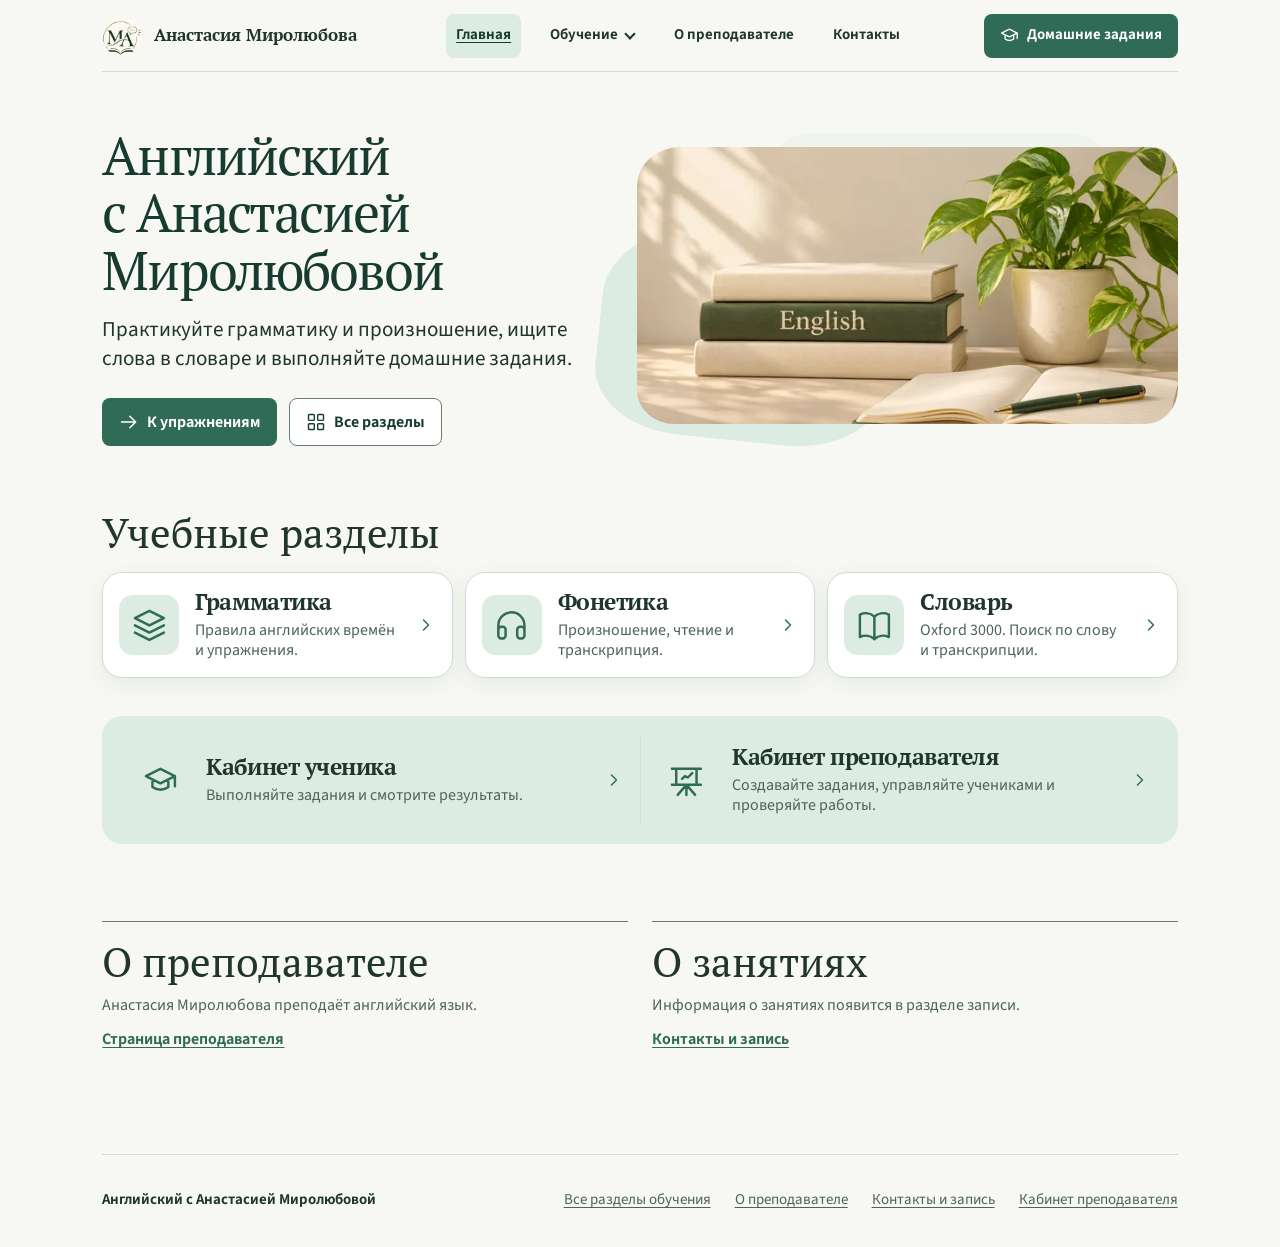
<file: index.html>
<!doctype html>
<html lang="ru">
<head>
  <meta charset="utf-8">
  <script src="legacy-links.js"></script>
  <meta name="viewport" content="width=device-width, initial-scale=1, viewport-fit=cover">
  <meta name="description" content="Упражнения по фонетике и грамматике, словарь Oxford 3000 и домашние задания. Сайт преподавателя Анастасии Миролюбовой.">
  <meta name="theme-color" content="#F7F8F3">
  <meta property="og:type" content="website">
  <meta property="og:title" content="Английский с Анастасией Миролюбовой">
  <meta property="og:description" content="Упражнения по фонетике и грамматике, словарь Oxford 3000 и домашние задания. Сайт преподавателя Анастасии Миролюбовой.">
  <meta property="og:url" content="https://dangensquangens.github.io/angliyskiy_mi_na/">
  <title>Английский с Анастасией Миролюбовой</title>
  <link rel="icon" href="brand-mark.png" type="image/png">
  <link rel="preconnect" href="https://fonts.googleapis.com">
  <link rel="preconnect" href="https://fonts.gstatic.com" crossorigin>
  <link href="https://fonts.googleapis.com/css2?family=PT+Serif:wght@400;700&amp;family=Source+Sans+3:wght@400..700&amp;display=swap" rel="stylesheet">
  <link rel="stylesheet" href="design.css?v=3">
  <link rel="stylesheet" href="site-nav.css?v=5">
  <link rel="stylesheet" href="public.css?v=3">
  <script src="site-nav.js?v=4" defer></script>
</head>
<body>
  <a class="skip-link" href="#main">К содержимому</a>
  <div id="site-top" class="site-shell">
    <header class="site-header">
      <a class="brand" href="./">
        <img class="brand-mark" src="brand-mark.png" alt="" width="40" height="40">
        <span>Анастасия Миролюбова</span>
      </a>
      <button class="site-menu-toggle" type="button" aria-controls="site-nav" aria-expanded="false" hidden><span class="site-menu-icon" aria-hidden="true"></span><span class="visually-hidden">Меню</span></button>
      <nav id="site-nav" class="site-nav" aria-label="Основные разделы">
        <a href="./" aria-current="page">Главная</a>
        <details class="nav-learning">
          <summary>Обучение</summary>
          <div class="nav-learning-links">
            <a href="learning.html">Все разделы обучения</a>
            <a href="grammar.html">Грамматика</a>
            <a href="phonetics.html">Фонетика</a>
            <a href="dictionary.html">Словарь</a>
          </div>
        </details>
        <a href="about.html">О преподавателе</a>
        <a href="contacts.html">Контакты</a>
        <a href="homework.html?v=12" class="nav-work"><svg class="ui-icon" aria-hidden="true" focusable="false"><use href="ui-icons.svg#cap"></use></svg>Домашние задания</a>
      </nav>
    </header>
    <main id="main" class="page-content public-page home-page" tabindex="-1">
      <section class="public-hero" aria-labelledby="page-title">
        <div class="home-hero-copy">
          <h1 id="page-title">Английский <span>с Анастасией</span> <span>Миролюбовой</span></h1>
          <p class="public-lead">Практикуйте грамматику и произношение, ищите слова в словаре и выполняйте домашние задания.</p>
          <div class="public-actions">
            <a class="button button-primary" href="phonetics.html"><svg class="ui-icon" aria-hidden="true" focusable="false"><use href="ui-icons.svg#arrow"></use></svg>К упражнениям</a>
            <a class="button button-outline" href="learning.html"><svg class="ui-icon" aria-hidden="true" focusable="false"><use href="ui-icons.svg#grid"></use></svg>Все разделы</a>
          </div>
        </div>
        <div class="hero-art" aria-hidden="true">
          <picture>
            <source media="(width < 48rem)" srcset="hero-study-mobile.webp" width="576" height="720">
            <img src="hero-study.webp" srcset="hero-study-small.webp 640w, hero-study.webp 1280w" sizes="(min-width: 90rem) 44vw, 50vw" alt="" width="1280" height="640" fetchpriority="high">
          </picture>
        </div>
      </section>

      <section class="public-section home-learning" aria-labelledby="sections-title">
        <div class="section-heading"><h2 id="sections-title">Учебные разделы</h2></div>
        <div class="resource-grid">
          <a class="resource-card" href="grammar.html" aria-labelledby="resource-link-0">
            <span class="icon-tile"><svg class="ui-icon" aria-hidden="true" focusable="false"><use href="ui-icons.svg#layers"></use></svg></span>
            <div class="resource-body">
              <h3 class="resource-title">Грамматика</h3>
              <p class="resource-copy">Правила английских времён и упражнения.</p>
            </div>
            <svg class="ui-icon resource-arrow" aria-hidden="true" focusable="false"><use href="ui-icons.svg#chevron"></use></svg>
            <span class="visually-hidden" id="resource-link-0">Открыть грамматику</span>
          </a>
          <a class="resource-card" href="phonetics.html" aria-labelledby="resource-link-1">
            <span class="icon-tile"><svg class="ui-icon" aria-hidden="true" focusable="false"><use href="ui-icons.svg#headphones"></use></svg></span>
            <div class="resource-body">
              <h3 class="resource-title">Фонетика</h3>
              <p class="resource-copy">Произношение, чтение и транскрипция.</p>
            </div>
            <svg class="ui-icon resource-arrow" aria-hidden="true" focusable="false"><use href="ui-icons.svg#chevron"></use></svg>
            <span class="visually-hidden" id="resource-link-1">Открыть тренажёр</span>
          </a>
          <a class="resource-card" href="dictionary.html" aria-labelledby="resource-link-2">
            <span class="icon-tile"><svg class="ui-icon" aria-hidden="true" focusable="false"><use href="ui-icons.svg#book"></use></svg></span>
            <div class="resource-body">
              <h3 class="resource-title">Словарь</h3>
              <p class="resource-copy">Oxford 3000. Поиск по слову и транскрипции.</p>
            </div>
            <svg class="ui-icon resource-arrow" aria-hidden="true" focusable="false"><use href="ui-icons.svg#chevron"></use></svg>
            <span class="visually-hidden" id="resource-link-2">Открыть словарь</span>
          </a>
          <a class="resource-card resource-card-mobile" href="homework.html?v=12" aria-labelledby="resource-link-3">
            <span class="icon-tile"><svg class="ui-icon" aria-hidden="true" focusable="false"><use href="ui-icons.svg#clipboard"></use></svg></span>
            <div class="resource-body">
              <h3 class="resource-title">Домашние задания</h3>
              <p class="resource-copy">Назначенные задания и проверка ответов.</p>
            </div>
            <svg class="ui-icon resource-arrow" aria-hidden="true" focusable="false"><use href="ui-icons.svg#chevron"></use></svg>
            <span class="visually-hidden" id="resource-link-3">Открыть домашние задания</span>
          </a>
        </div>
      </section>

      <nav id="access-title" class="public-section access-band" aria-label="Личные кабинеты">
        <a class="access-link" href="homework.html?v=12">
          <span class="icon-tile"><svg class="ui-icon" aria-hidden="true" focusable="false"><use href="ui-icons.svg#cap"></use></svg></span>
          <div><h2>Кабинет ученика</h2><p>Выполняйте задания и смотрите результаты.</p></div>
          <svg class="ui-icon access-arrow" aria-hidden="true" focusable="false"><use href="ui-icons.svg#chevron"></use></svg>
        </a>
        <a class="access-link" href="homework.html?admin=1&amp;v=12">
          <span class="icon-tile"><svg class="ui-icon" aria-hidden="true" focusable="false"><use href="ui-icons.svg#board"></use></svg></span>
          <div><h2>Кабинет преподавателя</h2><p>Создавайте задания, управляйте учениками и проверяйте работы.</p></div>
          <svg class="ui-icon access-arrow" aria-hidden="true" focusable="false"><use href="ui-icons.svg#chevron"></use></svg>
        </a>
      </nav>

      <div class="public-section profile-grid">
        <section class="profile-item" aria-labelledby="teacher-title">
          <h2 id="teacher-title">О преподавателе</h2>
          <p>Анастасия Миролюбова преподаёт английский язык.</p>
          <a class="public-link" href="about.html">Страница преподавателя</a>
        </section>
        <section class="profile-item" aria-labelledby="lessons-title">
          <h2 id="lessons-title">О занятиях</h2>
          <p>Информация о занятиях появится в разделе записи.</p>
          <a class="public-link" href="contacts.html">Контакты и запись</a>
        </section>
      </div>
    </main>
    <footer class="site-footer site-footer-public">
      <a class="footer-brand" href="./">Английский с Анастасией Миролюбовой</a>
      <nav class="footer-links" aria-label="Ссылки в подвале сайта">
        <a href="learning.html">Все разделы обучения</a>
        <a href="about.html">О преподавателе</a>
        <a href="contacts.html">Контакты и запись</a>
        <a href="homework.html?admin=1&amp;v=12">Кабинет преподавателя</a>
      </nav>
    </footer>
  </div>
</body>
</html>
</file>
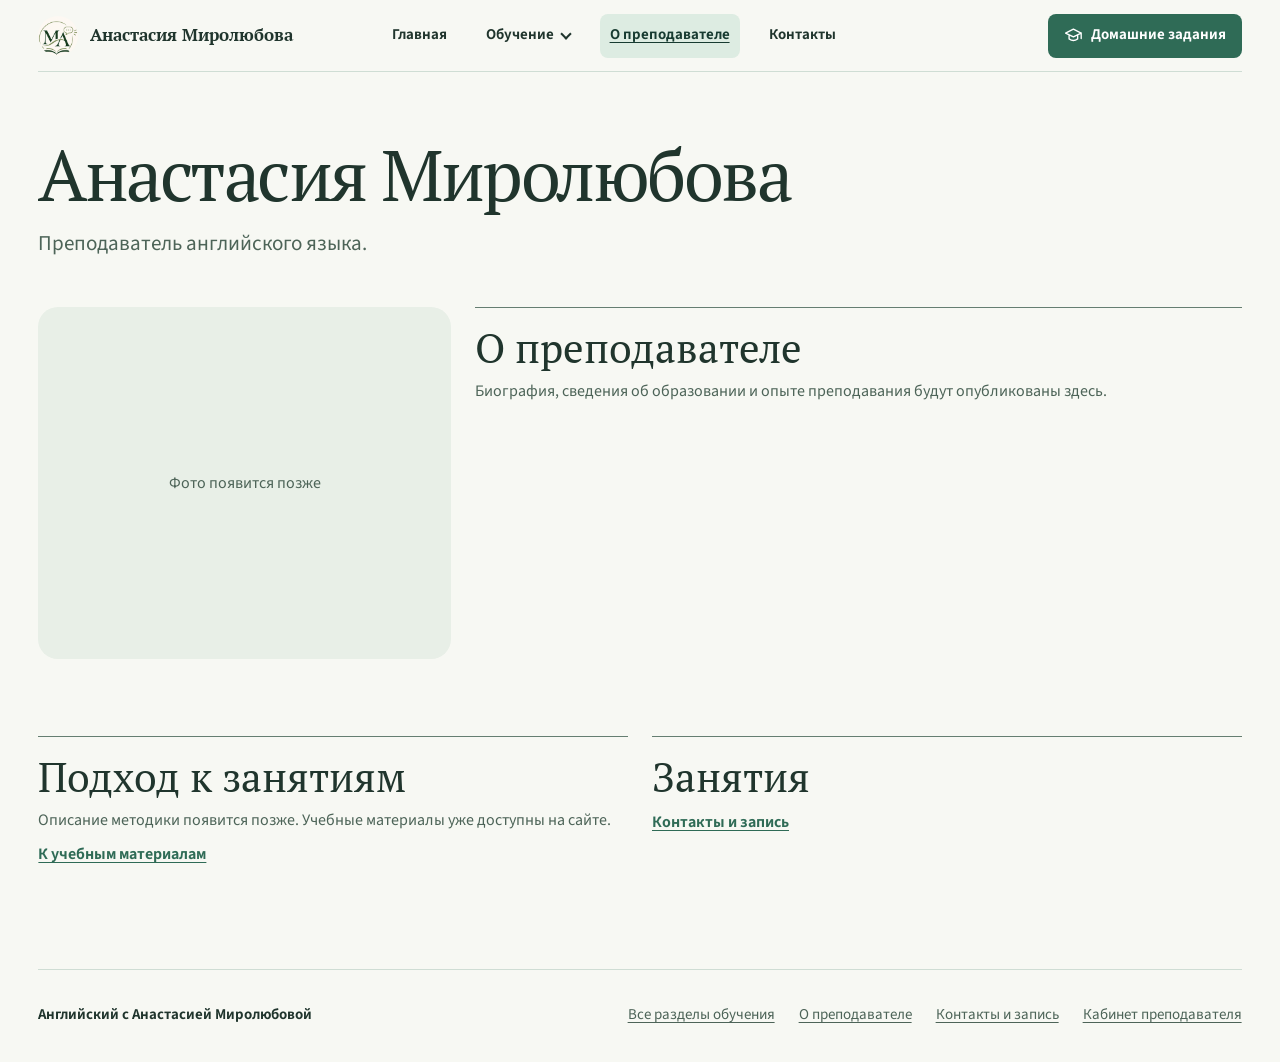
<file: about.html>
<!doctype html>
<html lang="ru">
<head>
  <meta charset="utf-8">
  <meta name="viewport" content="width=device-width, initial-scale=1, viewport-fit=cover">
  <meta name="description" content="О преподавателе английского языка Анастасии Миролюбовой.">
  <meta name="theme-color" content="#F7F8F3">
  <title>О преподавателе · Миролюбова Анастасия</title>
  <link rel="icon" href="brand-mark.png" type="image/png">
  <link rel="preconnect" href="https://fonts.googleapis.com">
  <link rel="preconnect" href="https://fonts.gstatic.com" crossorigin>
  <link href="https://fonts.googleapis.com/css2?family=PT+Serif:wght@400;700&amp;family=Source+Sans+3:wght@400..700&amp;display=swap" rel="stylesheet">
  <link rel="stylesheet" href="design.css?v=3">
  <link rel="stylesheet" href="site-nav.css?v=5">
  <link rel="stylesheet" href="public.css?v=3">
  <script src="site-nav.js?v=4" defer></script>
</head>
<body>
  <a class="skip-link" href="#main">К содержимому</a>
  <div class="site-shell">
    <header class="site-header">
      <a class="brand" href="./">
        <img class="brand-mark" src="brand-mark.png" alt="" width="40" height="40">
        <span>Анастасия Миролюбова</span>
      </a>
      <button class="site-menu-toggle" type="button" aria-controls="site-nav" aria-expanded="false" hidden><span class="site-menu-icon" aria-hidden="true"></span><span class="visually-hidden">Меню</span></button>
      <nav id="site-nav" class="site-nav" aria-label="Основные разделы">
        <a href="./">Главная</a>
        <details class="nav-learning">
          <summary>Обучение</summary>
          <div class="nav-learning-links">
            <a href="learning.html">Все разделы обучения</a>
            <a href="grammar.html">Грамматика</a>
            <a href="phonetics.html">Фонетика</a>
            <a href="dictionary.html">Словарь</a>
          </div>
        </details>
        <a href="about.html" aria-current="page">О преподавателе</a>
        <a href="contacts.html">Контакты</a>
        <a href="homework.html?v=12" class="nav-work"><svg class="ui-icon" aria-hidden="true" focusable="false"><use href="ui-icons.svg#cap"></use></svg>Домашние задания</a>
      </nav>
    </header>
    <main id="main" class="page-content public-page" tabindex="-1">
      <header class="info-heading">
        <h1>Анастасия Миролюбова</h1>
        <p class="public-lead">Преподаватель английского языка.</p>
      </header>
      <div class="profile-layout">
        <figure class="profile-photo"><figcaption>Фото появится позже</figcaption></figure>
        <section class="profile-item" aria-labelledby="bio-title">
          <h2 id="bio-title">О преподавателе</h2>
          <p>Биография, сведения об образовании и опыте преподавания будут опубликованы здесь.</p>
        </section>
      </div>
      <div class="public-section profile-grid">
        <section class="profile-item" aria-labelledby="method-title">
          <h2 id="method-title">Подход к занятиям</h2>
          <p>Описание методики появится позже. Учебные материалы уже доступны на сайте.</p>
          <a class="public-link" href="learning.html">К учебным материалам</a>
        </section>
        <section class="profile-item" aria-labelledby="about-lessons-title">
          <h2 id="about-lessons-title">Занятия</h2>
          <a class="public-link" href="contacts.html">Контакты и запись</a>
        </section>
      </div>
    </main>
    <footer class="site-footer site-footer-public">
      <a class="footer-brand" href="./">Английский с Анастасией Миролюбовой</a>
      <nav class="footer-links" aria-label="Ссылки в подвале сайта">
        <a href="learning.html">Все разделы обучения</a>
        <a href="about.html">О преподавателе</a>
        <a href="contacts.html">Контакты и запись</a>
        <a href="homework.html?admin=1&amp;v=12">Кабинет преподавателя</a>
      </nav>
    </footer>
  </div>
</body>
</html>
</file>
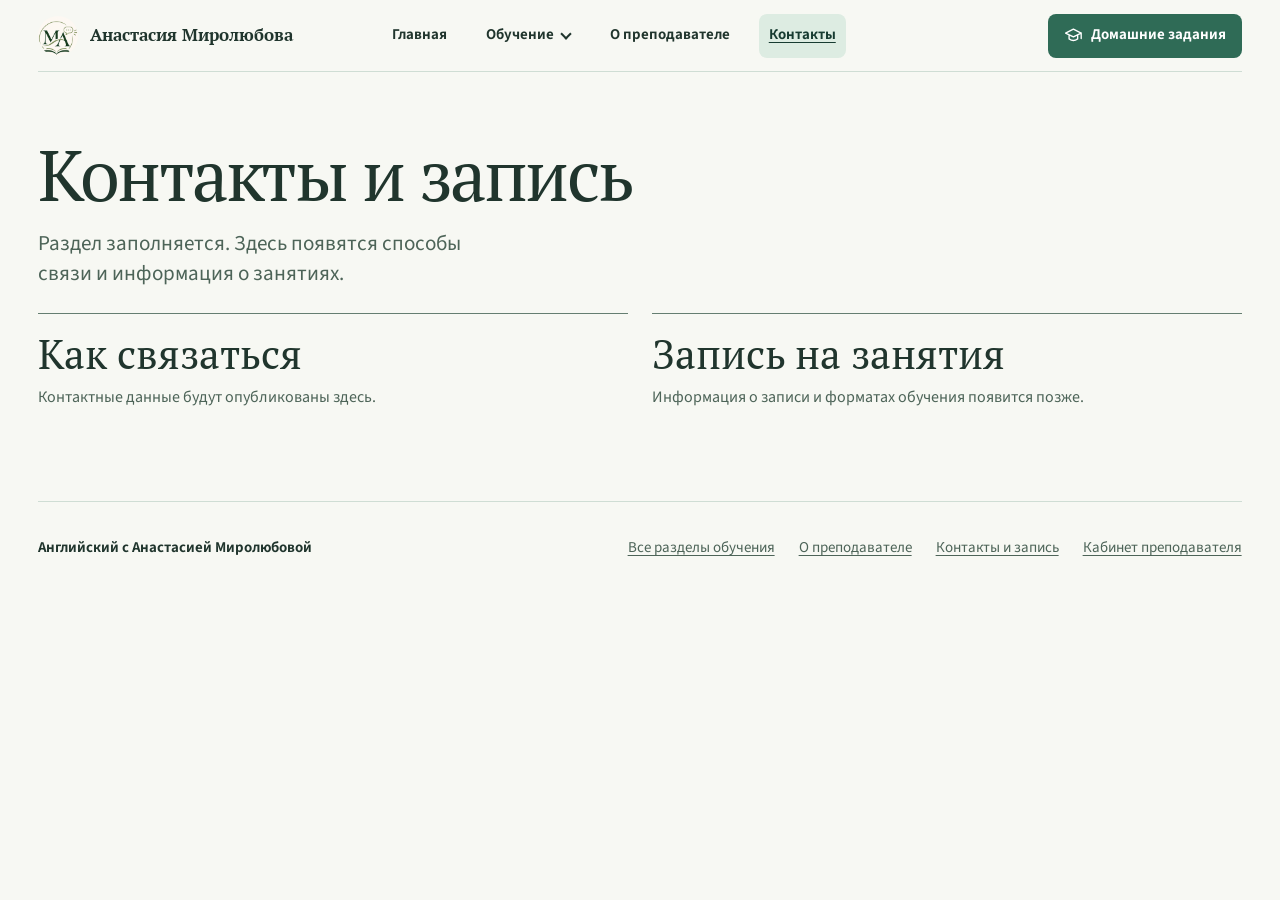
<file: contacts.html>
<!doctype html>
<html lang="ru">
<head>
  <meta charset="utf-8">
  <meta name="viewport" content="width=device-width, initial-scale=1, viewport-fit=cover">
  <meta name="description" content="Информация о контактах Анастасии Миролюбовой и записи на занятия.">
  <meta name="theme-color" content="#F7F8F3">
  <title>Контакты и запись · Миролюбова Анастасия</title>
  <link rel="icon" href="brand-mark.png" type="image/png">
  <link rel="preconnect" href="https://fonts.googleapis.com">
  <link rel="preconnect" href="https://fonts.gstatic.com" crossorigin>
  <link href="https://fonts.googleapis.com/css2?family=PT+Serif:wght@400;700&amp;family=Source+Sans+3:wght@400..700&amp;display=swap" rel="stylesheet">
  <link rel="stylesheet" href="design.css?v=3">
  <link rel="stylesheet" href="site-nav.css?v=5">
  <link rel="stylesheet" href="public.css?v=3">
  <script src="site-nav.js?v=4" defer></script>
</head>
<body>
  <a class="skip-link" href="#main">К содержимому</a>
  <div class="site-shell">
    <header class="site-header">
      <a class="brand" href="./">
        <img class="brand-mark" src="brand-mark.png" alt="" width="40" height="40">
        <span>Анастасия Миролюбова</span>
      </a>
      <button class="site-menu-toggle" type="button" aria-controls="site-nav" aria-expanded="false" hidden><span class="site-menu-icon" aria-hidden="true"></span><span class="visually-hidden">Меню</span></button>
      <nav id="site-nav" class="site-nav" aria-label="Основные разделы">
        <a href="./">Главная</a>
        <details class="nav-learning">
          <summary>Обучение</summary>
          <div class="nav-learning-links">
            <a href="learning.html">Все разделы обучения</a>
            <a href="grammar.html">Грамматика</a>
            <a href="phonetics.html">Фонетика</a>
            <a href="dictionary.html">Словарь</a>
          </div>
        </details>
        <a href="about.html">О преподавателе</a>
        <a href="contacts.html" aria-current="page">Контакты</a>
        <a href="homework.html?v=12" class="nav-work"><svg class="ui-icon" aria-hidden="true" focusable="false"><use href="ui-icons.svg#cap"></use></svg>Домашние задания</a>
      </nav>
    </header>
    <main id="main" class="page-content public-page" tabindex="-1">
      <header class="info-heading">
        <h1>Контакты и запись</h1>
        <p class="public-lead">Раздел заполняется. Здесь появятся способы связи и информация о занятиях.</p>
      </header>
      <div class="profile-grid">
        <section class="profile-item" aria-labelledby="contact-title">
          <h2 id="contact-title">Как связаться</h2>
          <p>Контактные данные будут опубликованы здесь.</p>
        </section>
        <section class="profile-item" aria-labelledby="booking-title">
          <h2 id="booking-title">Запись на занятия</h2>
          <p>Информация о записи и форматах обучения появится позже.</p>
        </section>
      </div>
    </main>
    <footer class="site-footer site-footer-public">
      <a class="footer-brand" href="./">Английский с Анастасией Миролюбовой</a>
      <nav class="footer-links" aria-label="Ссылки в подвале сайта">
        <a href="learning.html">Все разделы обучения</a>
        <a href="about.html">О преподавателе</a>
        <a href="contacts.html">Контакты и запись</a>
        <a href="homework.html?admin=1&amp;v=12">Кабинет преподавателя</a>
      </nav>
    </footer>
  </div>
</body>
</html>
</file>
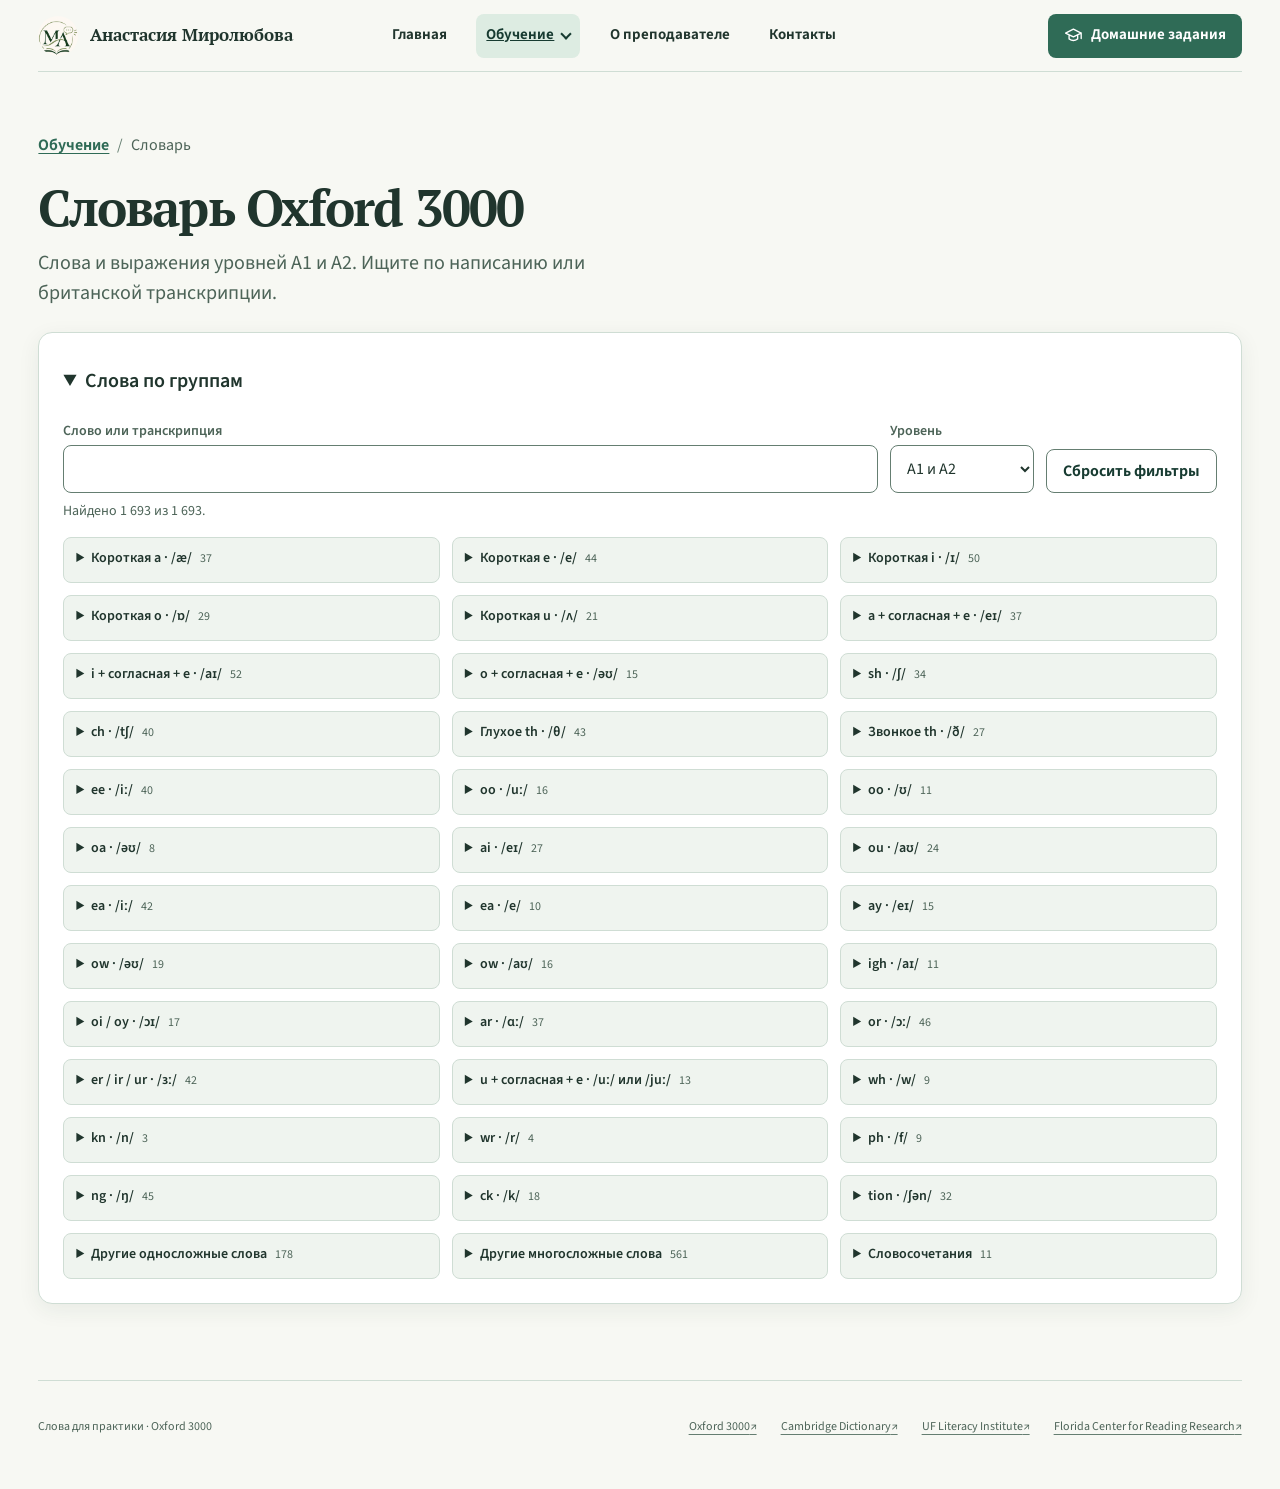
<file: dictionary.html>
<!doctype html>
<html lang="ru">
<head>
  <meta charset="utf-8">
  <meta name="viewport" content="width=device-width, initial-scale=1, viewport-fit=cover">
  <meta name="description" content="Словарь Oxford 3000 для уровней A1 и A2. Поиск по английским словам и британской транскрипции.">
  <meta name="theme-color" content="#F7F8F3">
  <title>Словарь Oxford 3000 · Миролюбова Анастасия</title>
  <link rel="icon" href="brand-mark.png" type="image/png">
  <link rel="preconnect" href="https://fonts.googleapis.com">
  <link rel="preconnect" href="https://fonts.gstatic.com" crossorigin>
  <link href="https://fonts.googleapis.com/css2?family=PT+Serif:wght@400;700&amp;family=Source+Sans+3:wght@400..700&amp;display=swap" rel="stylesheet">
  <link rel="stylesheet" href="design.css?v=3">
  <link rel="stylesheet" href="styles.css?v=14">
  <link rel="stylesheet" href="site-nav.css?v=5">
  <script src="site-nav.js?v=4" defer></script>
  <script src="catalog.js" defer></script>
  <script src="reading-rules.js?v=3" defer></script>
  <script src="dictionary.js" defer></script>
</head>
<body>
  <a class="skip-link" href="#main">К содержимому</a>
  <div class="site-shell">
    <header class="site-header">
      <a class="brand" href="./">
        <img class="brand-mark" src="brand-mark.png" alt="" width="40" height="40">
        <span>Анастасия Миролюбова</span>
      </a>
      <button class="site-menu-toggle" type="button" aria-controls="site-nav" aria-expanded="false" hidden><span class="site-menu-icon" aria-hidden="true"></span><span class="visually-hidden">Меню</span></button>
      <nav id="site-nav" class="site-nav" aria-label="Основные разделы">
        <a href="./">Главная</a>
        <details class="nav-learning nav-current">
          <summary>Обучение</summary>
          <div class="nav-learning-links">
            <a href="learning.html">Все разделы обучения</a>
            <a href="grammar.html">Грамматика</a>
            <a href="phonetics.html">Фонетика</a>
            <a href="dictionary.html" aria-current="page">Словарь</a>
          </div>
        </details>
        <a href="about.html">О преподавателе</a>
        <a href="contacts.html">Контакты</a>
        <a href="homework.html?v=12" class="nav-work"><svg class="ui-icon" aria-hidden="true" focusable="false"><use href="ui-icons.svg#cap"></use></svg>Домашние задания</a>
      </nav>
    </header>

    <main id="main" class="page-content" tabindex="-1">
      <nav class="breadcrumbs" aria-label="Путь к разделу"><a href="learning.html">Обучение</a><span aria-hidden="true">/</span><span aria-current="page">Словарь</span></nav>
      <section class="page-heading" aria-labelledby="page-title">
        <div class="hero-copy">
          <h1 id="page-title">Словарь Oxford 3000</h1>
          <p class="page-intro">Слова и выражения уровней A1 и A2. Ищите по написанию или британской транскрипции.</p>
        </div>
      </section>

      <details id="dictionary" class="word-groups-panel" tabindex="-1" open>
        <summary>Слова по группам</summary>
        <div class="dictionary-controls" role="group" aria-label="Поиск по словарю">
          <div class="settings-field">
            <label class="field-label" for="dictionary-search">Слово или транскрипция</label>
            <input id="dictionary-search" type="search" spellcheck="false" autocomplete="off" autocapitalize="none" autocorrect="off">
          </div>
          <div class="settings-field">
            <label class="field-label" for="dictionary-level">Уровень</label>
            <select id="dictionary-level">
              <option value="all">A1 и A2</option>
              <option value="A1">A1</option>
              <option value="A2">A2</option>
            </select>
          </div>
          <button id="dictionary-reset" class="button button-outline" type="button">Сбросить фильтры</button>
        </div>
        <p id="word-groups-note" class="muted" role="status"></p>
        <div id="word-groups" class="word-groups"></div>
      </details>
    </main>
    <footer class="site-footer">
      <span>Слова для практики · Oxford 3000</span>
      <div class="footer-links">
        <a href="https://www.oxfordlearnersdictionaries.com/wordlists/oxford3000-5000" target="_blank" rel="noopener noreferrer">Oxford 3000 <span aria-hidden="true">↗</span></a>
        <a href="https://dictionary.cambridge.org/help/phonetics.html" target="_blank" rel="noopener noreferrer">Cambridge Dictionary <span aria-hidden="true">↗</span></a>
        <a href="https://ufli.education.ufl.edu/resources/teaching-resources/instructional-activities/" target="_blank" rel="noopener noreferrer">UF Literacy Institute <span aria-hidden="true">↗</span></a>
        <a href="https://fcrr.org/student-center-activities/teacher-resource-guide" target="_blank" rel="noopener noreferrer">Florida Center for Reading Research <span aria-hidden="true">↗</span></a>
      </div>
    </footer>
  </div>
</body>
</html>
</file>
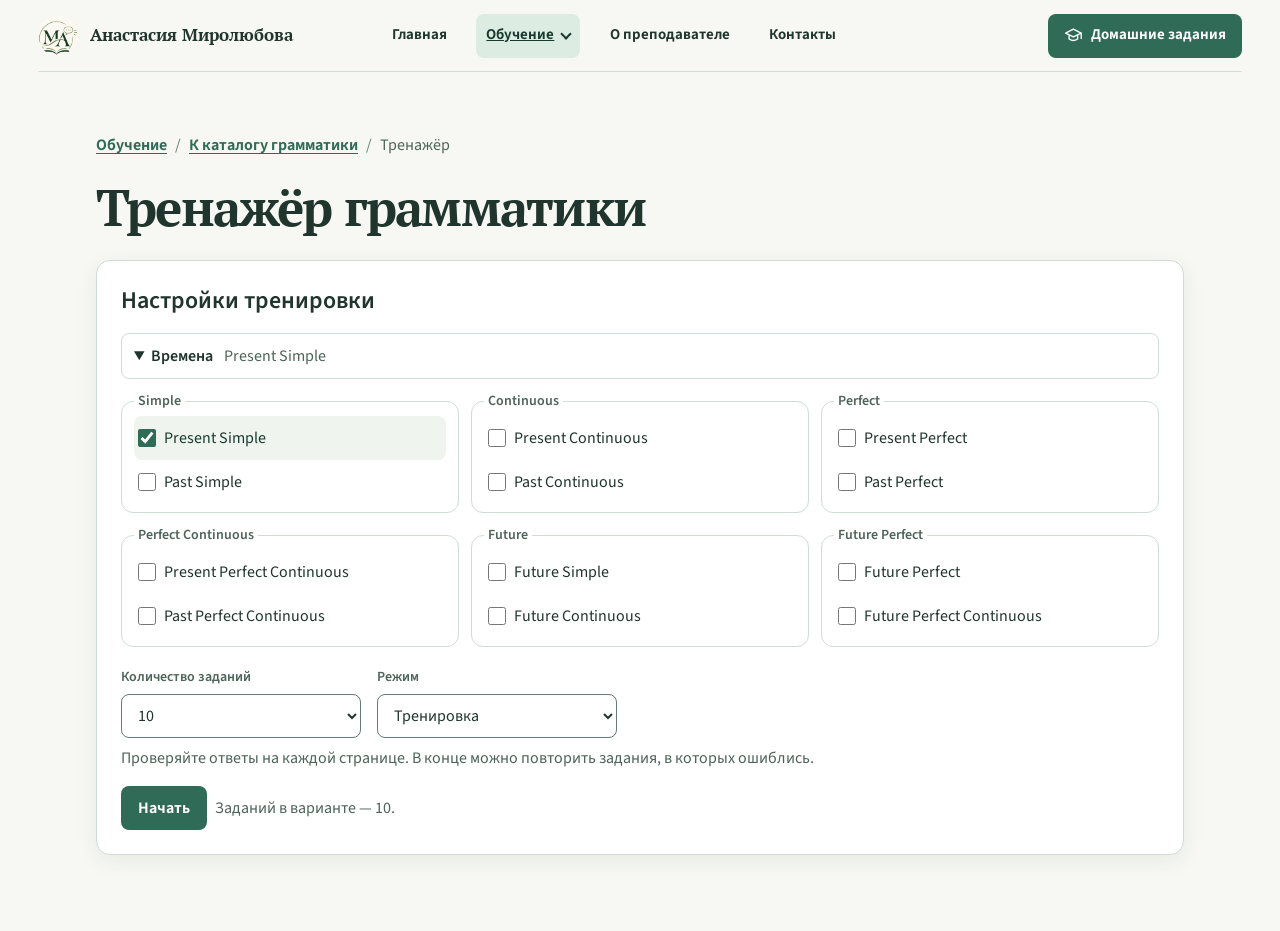
<file: grammar-practice.html>
<!doctype html>
<html lang="ru">
<head>
  <meta charset="utf-8">
  <meta name="viewport" content="width=device-width, initial-scale=1, viewport-fit=cover">
  <meta name="description" content="Упражнения на двенадцать английских времён. Проверьте ответы и повторите задания, в которых ошиблись.">
  <meta name="theme-color" content="#F7F8F3">
  <title>Тренажёр грамматики · Миролюбова Анастасия</title>
  <link rel="icon" href="brand-mark.png" type="image/png">
  <link rel="preconnect" href="https://fonts.googleapis.com">
  <link rel="preconnect" href="https://fonts.gstatic.com" crossorigin>
  <link href="https://fonts.googleapis.com/css2?family=PT+Serif:wght@400;700&amp;family=Source+Sans+3:wght@400..700&amp;display=swap" rel="stylesheet">
  <link rel="stylesheet" href="design.css?v=3">
  <link rel="stylesheet" href="styles.css?v=14">
  <link rel="stylesheet" href="site-nav.css?v=5">
  <link rel="stylesheet" href="grammar.css?v=4">
  <link rel="stylesheet" href="grammar-practice.css?v=2">
  <script src="site-nav.js?v=4" defer></script>
  <script src="grammar-practice.js?v=4" type="module"></script>
</head>
<body>
  <a class="skip-link" href="#main">К содержимому</a>
  <div class="site-shell">
    <header class="site-header">
      <a class="brand" href="./">
        <img class="brand-mark" src="brand-mark.png" alt="" width="40" height="40">
        <span>Анастасия Миролюбова</span>
      </a>
      <button class="site-menu-toggle" type="button" aria-controls="site-nav" aria-expanded="false" hidden><span class="site-menu-icon" aria-hidden="true"></span><span class="visually-hidden">Меню</span></button>
      <nav id="site-nav" class="site-nav" aria-label="Основные разделы">
        <a href="./">Главная</a>
        <details class="nav-learning nav-current">
          <summary>Обучение</summary>
          <div class="nav-learning-links">
            <a href="learning.html">Все разделы обучения</a>
            <a href="grammar.html" aria-current="page">Грамматика</a>
            <a href="phonetics.html">Фонетика</a>
            <a href="dictionary.html">Словарь</a>
          </div>
        </details>
        <a href="about.html">О преподавателе</a>
        <a href="contacts.html">Контакты</a>
        <a href="homework.html?v=12" class="nav-work"><svg class="ui-icon" aria-hidden="true" focusable="false"><use href="ui-icons.svg#cap"></use></svg>Домашние задания</a>
      </nav>
    </header>

    <main id="main" class="page-content grammar-page" tabindex="-1">
      <nav class="breadcrumbs" aria-label="Путь к разделу"><a href="learning.html">Обучение</a><span aria-hidden="true">/</span><a class="trainer-back" href="grammar.html">К каталогу грамматики</a><span aria-hidden="true">/</span><span aria-current="page">Тренажёр</span></nav>
      <div class="hero-copy grammar-heading">
        <h1>Тренажёр грамматики</h1>
      </div>
      <p id="trainer-status" class="grammar-status" role="status" tabindex="-1" hidden></p>
      <p id="storage-status" class="grammar-status" role="status" hidden>Не удалось сохранить изменения. Можно продолжать, пока страница открыта. При перезагрузке несохранённые ответы пропадут.</p>
      <noscript>
        <p class="grammar-status">Чтобы начать тренировку, включите JavaScript в браузере.</p>
      </noscript>

      <div id="trainer-history" class="trainer-history" hidden>
        <details id="trainer-drafts" class="trainer-panel" hidden>
          <summary>Продолжить начатое</summary>
          <ul id="draft-list"></ul>
        </details>
        <details id="trainer-results" class="trainer-panel" hidden>
          <summary>История тренировок</summary>
          <ul id="result-list"></ul>
        </details>
      </div>

      <section id="trainer-settings" class="trainer-panel" aria-labelledby="settings-title" hidden>
        <h2 id="settings-title" tabindex="-1">Настройки тренировки</h2>
        <form id="trainer-form">
          <details id="trainer-topic-details" class="trainer-topic-field">
            <summary>Времена <span id="topic-selection"></span></summary>
            <div id="trainer-topics" class="trainer-topics"></div>
          </details>
          <div class="trainer-options">
            <div class="trainer-field">
              <label for="trainer-count">Количество заданий</label>
              <select id="trainer-count" name="count">
                <option value="10">10</option>
                <option value="20">20</option>
                <option value="50">50</option>
                <option value="100">100</option>
                <option value="all">Все доступные</option>
              </select>
            </div>
            <div class="trainer-field">
              <label for="trainer-mode">Режим</label>
              <select id="trainer-mode" name="mode" aria-describedby="mode-note">
                <option value="practice">Тренировка</option>
                <option value="test">Контрольная</option>
                <option value="solutions">Просмотр решений</option>
              </select>
            </div>
          </div>
          <p id="mode-note" class="trainer-note"></p>
          <div class="trainer-actions">
            <button id="trainer-start" class="button button-primary" type="submit" disabled>Начать</button>
            <p id="selection-note" class="trainer-note" aria-live="polite"></p>
          </div>
        </form>
      </section>

      <section id="trainer-session" aria-labelledby="session-title" hidden>
        <div class="trainer-session-heading">
          <div>
            <h2 id="session-title" tabindex="-1"></h2>
            <p id="session-topics" class="trainer-note" lang="en"></p>
          </div>
          <button id="trainer-settings-button" class="button button-outline" type="button">К настройкам</button>
        </div>
        <p id="session-mode-note" class="trainer-note" hidden></p>
        <div id="session-result" class="trainer-panel trainer-result" hidden>
          <h3 id="result-title" tabindex="-1">Результат</h3>
          <p id="result-summary" role="status"></p>
          <button id="repeat-mistakes" class="button button-secondary" type="button" hidden>Повторить ошибки</button>
        </div>
        <p id="session-progress" class="trainer-note" aria-live="polite"></p>
        <div id="trainer-questions" class="trainer-questions"></div>
        <div class="trainer-footer trainer-actions">
          <button id="check-page" class="button button-secondary" type="button" hidden>Проверить страницу</button>
          <button id="finish-session" class="button button-primary" type="button" hidden></button>
          <button id="restart-session" class="button button-outline" type="button">Начать заново</button>
        </div>
        <p id="page-feedback" class="trainer-note" role="status"></p>
        <nav id="trainer-pagination" class="trainer-pagination" aria-label="Страницы заданий" hidden>
          <button id="previous-page" class="button button-outline" type="button">Назад</button>
          <form id="page-form" class="trainer-page-form">
            <label for="page-number">Страница</label>
            <input id="page-number" type="number" min="1" required>
            <span id="page-total"></span>
            <button class="button button-outline" type="submit">Перейти</button>
          </form>
          <button id="next-page" class="button button-outline" type="button">Дальше</button>
        </nav>
      </section>
    </main>
  </div>
</body>
</html>
</file>
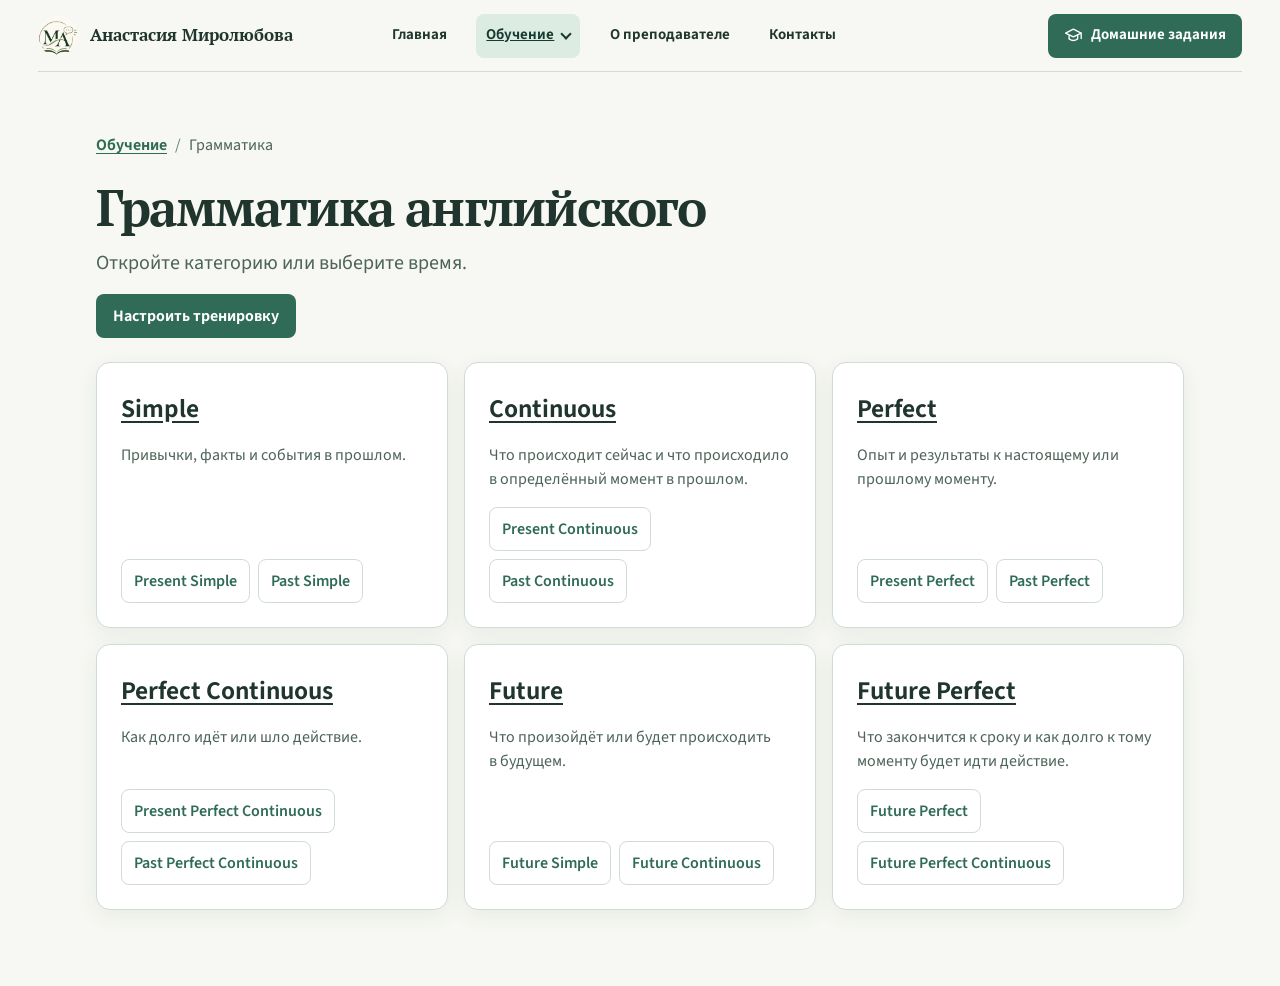
<file: grammar.html>
<!doctype html>
<html lang="ru">
<head>
  <meta charset="utf-8">
  <meta name="viewport" content="width=device-width, initial-scale=1, viewport-fit=cover">
  <meta name="description" content="Двенадцать английских времён. Посмотрите, когда их употребляют, и выберите задания для тренировки.">
  <meta name="theme-color" content="#F7F8F3">
  <title>Грамматика английского · Миролюбова Анастасия</title>
  <link rel="icon" href="brand-mark.png" type="image/png">
  <link rel="preconnect" href="https://fonts.googleapis.com">
  <link rel="preconnect" href="https://fonts.gstatic.com" crossorigin>
  <link href="https://fonts.googleapis.com/css2?family=PT+Serif:wght@400;700&amp;family=Source+Sans+3:wght@400..700&amp;display=swap" rel="stylesheet">
  <link rel="stylesheet" href="design.css?v=3">
  <link rel="stylesheet" href="styles.css?v=14">
  <link rel="stylesheet" href="site-nav.css?v=5">
  <link rel="stylesheet" href="grammar.css?v=4">
  <script src="site-nav.js?v=4" defer></script>
  <script src="grammar-catalog.js?v=4" type="module"></script>
</head>
<body>
  <a class="skip-link" href="#main">К содержимому</a>
  <div class="site-shell">
    <header class="site-header">
      <a class="brand" href="./">
        <img class="brand-mark" src="brand-mark.png" alt="" width="40" height="40">
        <span>Анастасия Миролюбова</span>
      </a>
      <button class="site-menu-toggle" type="button" aria-controls="site-nav" aria-expanded="false" hidden><span class="site-menu-icon" aria-hidden="true"></span><span class="visually-hidden">Меню</span></button>
      <nav id="site-nav" class="site-nav" aria-label="Основные разделы">
        <a href="./">Главная</a>
        <details class="nav-learning nav-current">
          <summary>Обучение</summary>
          <div class="nav-learning-links">
            <a href="learning.html">Все разделы обучения</a>
            <a href="grammar.html" aria-current="page">Грамматика</a>
            <a href="phonetics.html">Фонетика</a>
            <a href="dictionary.html">Словарь</a>
          </div>
        </details>
        <a href="about.html">О преподавателе</a>
        <a href="contacts.html">Контакты</a>
        <a href="homework.html?v=12" class="nav-work"><svg class="ui-icon" aria-hidden="true" focusable="false"><use href="ui-icons.svg#cap"></use></svg>Домашние задания</a>
      </nav>
    </header>

    <main id="main" class="page-content grammar-page" tabindex="-1">
      <nav class="breadcrumbs" aria-label="Путь к разделу"><a href="learning.html">Обучение</a><span aria-hidden="true">/</span><span aria-current="page">Грамматика</span></nav>
      <div class="hero-copy grammar-heading">
        <h1 id="page-title">Грамматика английского</h1>
        <p id="grammar-intro" class="page-intro">Откройте категорию или выберите время.</p>
        <a id="catalog-practice" class="button button-primary grammar-practice-link" href="grammar-practice.html" hidden>Настроить тренировку</a>
      </div>
      <nav id="grammar-nav" class="grammar-nav" aria-label="Категории грамматики" hidden></nav>
      <p id="grammar-status" class="grammar-status" role="status" hidden>Загружаем каталог…</p>
      <noscript>
        <p class="grammar-status">Чтобы открыть каталог, включите JavaScript в браузере.</p>
      </noscript>
      <div id="grammar-catalog" class="grammar-grid"></div>
    </main>
  </div>
</body>
</html>
</file>
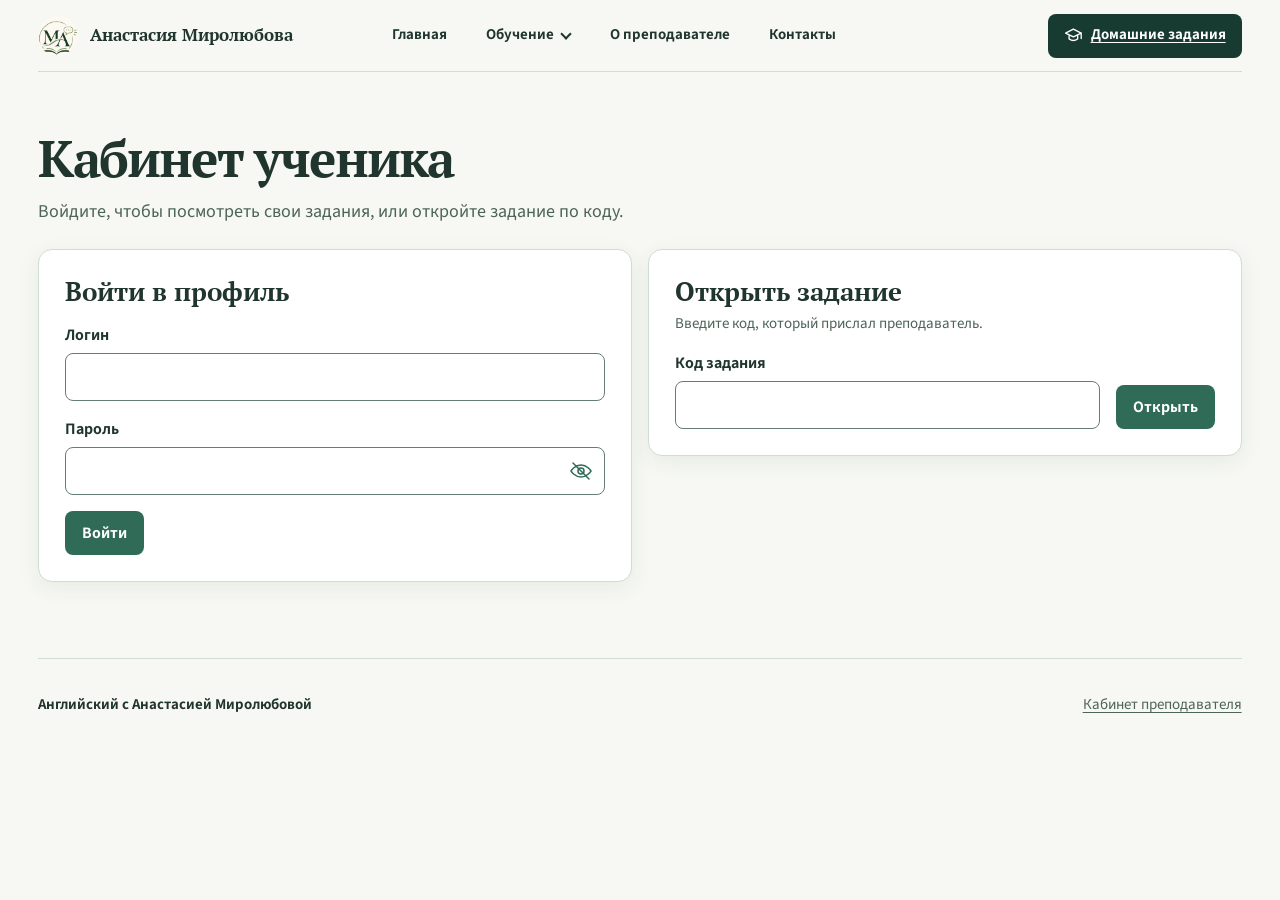
<file: homework.html>
<!doctype html>
<html lang="ru">
<head>
  <meta charset="utf-8">
  <meta name="viewport" content="width=device-width, initial-scale=1, viewport-fit=cover">
  <meta name="description" content="Откройте домашнее задание по коду или войдите в кабинет ученика или преподавателя.">
  <meta name="robots" content="noindex">
  <meta name="referrer" content="same-origin">
  <meta name="theme-color" content="#F7F8F3">
  <title>Домашнее задание · Миролюбова Анастасия</title>
  <link rel="icon" href="brand-mark.png" type="image/png">
  <link rel="preconnect" href="https://fonts.googleapis.com">
  <link rel="preconnect" href="https://fonts.gstatic.com" crossorigin>
  <link href="https://fonts.googleapis.com/css2?family=PT+Serif:wght@400;700&amp;family=Source+Sans+3:wght@400..700&amp;display=swap" rel="stylesheet">
  <link rel="stylesheet" href="design.css?v=3">
  <link rel="stylesheet" href="homework.css?v=10">
  <link rel="stylesheet" href="site-nav.css?v=5">
  <script src="site-nav.js?v=4" defer></script>
  <script src="homework-config.js?v=2" defer></script>
  <script src="homework.js?v=13" defer></script>
</head>
<body>
  <a class="skip-link" href="#main">К содержимому</a>
  <div class="shell">
    <header class="site-header">
      <a class="brand" href="./">
        <img class="brand-mark" src="brand-mark.png" alt="" width="40" height="40">
        <span>Анастасия Миролюбова</span>
      </a>
      <button class="site-menu-toggle" type="button" aria-controls="site-nav" aria-expanded="false" hidden><span class="site-menu-icon" aria-hidden="true"></span><span class="visually-hidden">Меню</span></button>
      <nav id="site-nav" class="site-nav" aria-label="Основные разделы">
        <a href="./">Главная</a>
        <details class="nav-learning">
          <summary>Обучение</summary>
          <div class="nav-learning-links">
            <a href="learning.html">Все разделы обучения</a>
            <a href="grammar.html">Грамматика</a>
            <a href="phonetics.html">Фонетика</a>
            <a href="dictionary.html">Словарь</a>
          </div>
        </details>
        <a href="about.html">О преподавателе</a>
        <a href="contacts.html">Контакты</a>
        <a href="homework.html?v=12" aria-current="page" class="nav-work"><svg class="ui-icon" aria-hidden="true" focusable="false"><use href="ui-icons.svg#cap"></use></svg>Домашние задания</a>
      </nav>
    </header>

    <main id="main" tabindex="-1">
      <noscript><p class="status">Чтобы открыть кабинет или задание по коду, включите JavaScript.</p></noscript>
      <section id="student-view" hidden>
        <div class="intro">
          <h1>Кабинет ученика</h1>
          <p class="intro-description">Войдите, чтобы посмотреть свои задания, или откройте задание по коду.</p>
        </div>
        <div class="student-entry">
          <section id="student-login-panel" class="card" aria-labelledby="student-login-title">
            <h2 id="student-login-title" tabindex="-1">Войти в профиль</h2>
            <form id="student-login" class="stack-form">
              <div class="field"><label for="student-login-name">Логин</label><input id="student-login-name" autocomplete="username" required></div>
              <div class="field">
                <label for="student-password">Пароль</label>
                <div class="password-field">
                  <input id="student-password" type="password" autocomplete="current-password" autocapitalize="none" autocorrect="off" spellcheck="false" required>
                  <button class="password-toggle" type="button" aria-label="Показывать пароль" aria-controls="student-password" aria-pressed="false">
                    <svg width="24" height="24" viewBox="0 0 24 24" fill="none" stroke="currentColor" stroke-width="1.5" stroke-linecap="round" stroke-linejoin="round" aria-hidden="true"><path d="M2 12s3.5-6 10-6 10 6 10 6-3.5 6-10 6S2 12 2 12Z"/><circle cx="12" cy="12" r="3"/><path class="password-slash" d="m4 4 16 16"/></svg>
                  </button>
                </div>
              </div>
              <button class="button primary" type="submit">Войти</button>
            </form>
          </section>
          <section id="code-panel" class="card" aria-labelledby="code-title" hidden>
            <h2 id="code-title">Открыть задание</h2>
            <p class="muted">Введите код, который прислал преподаватель.</p>
            <form id="code-form" class="inline-form">
              <div class="field"><label for="code-input">Код задания</label><input id="code-input" autocomplete="off" required></div>
              <button class="button primary" type="submit">Открыть</button>
            </form>
          </section>
        </div>
        <div id="student-dashboard" class="cabinet-layout" hidden>
          <aside class="cabinet-sidebar" aria-label="Профиль ученика">
            <strong id="student-name"></strong>
            <button type="button" id="student-logout" class="text-button">Выйти</button>
          </aside>
          <section aria-labelledby="student-assignments-title">
            <h2 id="student-assignments-title" tabindex="-1">Мои задания</h2>
            <div id="student-list" class="assignment-list"></div>
          </section>
        </div>
        <p id="student-status" class="status" role="status" aria-live="polite" tabindex="-1"></p>
        <div id="student-work" class="cabinet-layout" hidden>
          <nav class="cabinet-sidebar work-nav" aria-label="В задании">
            <button type="button" id="student-back" class="text-button" hidden>К моим заданиям</button>
            <a id="work-link-0" class="text-button" href="#exercise-0">Упражнение 1</a>
            <a id="work-link-1" class="text-button" href="#exercise-1">Упражнение 2</a>
          </nav>
          <div class="work-content">
            <div class="work-summary">
              <div><h2 id="work-title" tabindex="-1">Задание <span id="work-code"></span></h2><p id="work-meta" class="muted"></p></div>
              <span id="work-state" class="state-badge">В работе</span>
            </div>
            <div id="result-summary" class="result-summary" role="status" tabindex="-1" hidden></div>
            <section id="exercise-0" class="card exercise" aria-labelledby="exercise-one-title">
              <div class="exercise-heading"><div><h3 id="exercise-one-title">1. Слово → транскрипция</h3><p class="muted">Запишите британскую транскрипцию слова.</p></div></div>
              <div id="homework-ipa-home">
                <div id="ipa-keyboard" class="keyboard">
                  <div class="keyboard-header"><strong>Символы IPA</strong><span id="ipa-target">Выберите поле ответа</span></div>
                  <div id="ipa-keys" class="keys" role="group" aria-label="Символы транскрипции"></div>
                </div>
              </div>
              <ol id="rows-0" class="answer-list"></ol>
            </section>
            <section id="exercise-1" class="card exercise" aria-labelledby="exercise-two-title">
              <div class="exercise-heading"><div><h3 id="exercise-two-title">2. Транскрипция → слово</h3><p class="muted">Запишите английское слово по транскрипции.</p></div></div>
              <ol id="rows-1" class="answer-list"></ol>
            </section>
            <div class="submit-row"><button id="submit-work" class="button primary" type="button">Сдать и проверить <span aria-hidden="true">↗</span></button><p id="submit-note" class="muted">После сдачи ответы уже нельзя будет изменить.</p></div>
          </div>
        </div>
      </section>

      <section id="admin-view" hidden>
        <div id="admin-intro" class="intro"><h1>Кабинет преподавателя</h1><p>Управляйте учениками, заданиями и результатами.</p></div>
        <section id="login-panel" class="card narrow" aria-labelledby="login-title">
          <h2 id="login-title" tabindex="-1">Вход</h2><p class="muted">Введите пароль преподавателя.</p>
          <form id="login-form" class="stack-form">
            <div class="field">
              <label for="password">Пароль</label>
              <div class="password-field">
                <input id="password" type="password" autocomplete="current-password" autocapitalize="none" autocorrect="off" spellcheck="false" required>
                <button class="password-toggle" type="button" aria-label="Показывать пароль" aria-controls="password" aria-pressed="false">
                  <svg width="24" height="24" viewBox="0 0 24 24" fill="none" stroke="currentColor" stroke-width="1.5" stroke-linecap="round" stroke-linejoin="round" aria-hidden="true"><path d="M2 12s3.5-6 10-6 10 6 10 6-3.5 6-10 6S2 12 2 12Z"/><circle cx="12" cy="12" r="3"/><path class="password-slash" d="m4 4 16 16"/></svg>
                </button>
              </div>
            </div>
            <button class="button primary" type="submit">Войти</button>
          </form>
        </section>
        <p id="admin-status" class="status" role="status" aria-live="polite"></p>
        <div id="admin-work" class="cabinet-layout admin-dashboard" hidden>
          <div class="cabinet-sidebar admin-toolbar">
            <div id="admin-tabs" class="admin-tabs" role="tablist" aria-label="Разделы кабинета">
              <button id="tab-overview" type="button" role="tab" aria-selected="true" aria-controls="panel-overview"><svg class="ui-icon" aria-hidden="true" focusable="false"><use href="ui-icons.svg#home"></use></svg><span>Кабинет</span></button>
              <button id="tab-students" type="button" role="tab" aria-selected="false" aria-controls="panel-students" tabindex="-1"><svg class="ui-icon" aria-hidden="true" focusable="false"><use href="ui-icons.svg#users"></use></svg><span>Ученики</span></button>
              <button id="tab-works" type="button" role="tab" aria-selected="false" aria-controls="panel-works" tabindex="-1"><svg class="ui-icon" aria-hidden="true" focusable="false"><use href="ui-icons.svg#file"></use></svg><span>Задания</span></button>
              <button id="tab-assignments" type="button" role="tab" aria-selected="false" aria-controls="panel-assignments" tabindex="-1"><svg class="ui-icon" aria-hidden="true" focusable="false"><use href="ui-icons.svg#clipboard"></use></svg><span>Задания учеников</span></button>
            </div>
            <nav class="admin-subnav" aria-label="Работа с заданиями">
              <button type="button" class="text-button" data-admin-jump="create-title">Создать задание</button>
              <button type="button" class="text-button" data-admin-jump="saved-assignments-title">Сохранённые задания</button>
              <button type="button" class="text-button" data-admin-jump="assign-title">Назначить задание</button>
              <button type="button" class="text-button" data-admin-jump="assigned-list-title">Результаты и проверка</button>
            </nav>
            <div class="section-actions">
              <button id="refresh-list" class="button secondary" type="button">Обновить</button>
              <button id="logout" class="text-button" type="button">Выйти</button>
            </div>
          </div>
          <div id="admin-main" class="admin-main">
            <div id="panel-overview" class="admin-overview" role="tabpanel" aria-labelledby="tab-overview" tabindex="0">
              <ul class="admin-metrics" aria-label="Сводка кабинета" role="list">
                <li id="metric-students" class="admin-metric card" hidden><span class="icon-tile"><svg class="ui-icon" aria-hidden="true" focusable="false"><use href="ui-icons.svg#users"></use></svg></span><div><strong class="admin-metric-value"></strong><span class="admin-metric-label">Учеников</span></div></li>
                <li id="metric-works" class="admin-metric card" hidden><span class="icon-tile"><svg class="ui-icon" aria-hidden="true" focusable="false"><use href="ui-icons.svg#file"></use></svg></span><div><strong class="admin-metric-value"></strong><span class="admin-metric-label">Заданий</span></div></li>
                <li id="metric-assigned" class="admin-metric card" hidden><span class="icon-tile"><svg class="ui-icon" aria-hidden="true" focusable="false"><use href="ui-icons.svg#clipboard"></use></svg></span><div><strong class="admin-metric-value"></strong><span class="admin-metric-label">Назначено</span></div></li>
                <li id="metric-submitted" class="admin-metric card" hidden><span class="icon-tile"><svg class="ui-icon" aria-hidden="true" focusable="false"><use href="ui-icons.svg#check"></use></svg></span><div><strong class="admin-metric-value"></strong><span class="admin-metric-label">Сдано работ</span></div></li>
              </ul>
              <section class="card admin-quick" aria-labelledby="admin-quick-title">
                <h2 id="admin-quick-title">Быстрые действия</h2>
                <div class="admin-quick-actions">
                  <button type="button" class="button primary" data-admin-jump="create-title"><svg class="ui-icon" aria-hidden="true" focusable="false"><use href="ui-icons.svg#plus"></use></svg>Создать задание</button>
                  <button type="button" class="button secondary" data-admin-jump="new-student-title"><svg class="ui-icon" aria-hidden="true" focusable="false"><use href="ui-icons.svg#users"></use></svg>Добавить ученика</button>
                  <button type="button" class="button secondary" data-admin-jump="assign-title"><svg class="ui-icon" aria-hidden="true" focusable="false"><use href="ui-icons.svg#clipboard"></use></svg>Назначить задание</button>
                  <button type="button" class="button secondary" data-admin-jump="saved-assignments-title"><svg class="ui-icon" aria-hidden="true" focusable="false"><use href="ui-icons.svg#folder"></use></svg>Открыть сохранённые</button>
                </div>
              </section>
              <section class="card admin-recent" aria-labelledby="recent-works-title">
                <div class="admin-card-heading">
                  <h2 id="recent-works-title">Последние задания</h2>
                  <button type="button" class="text-button" data-admin-jump="saved-assignments-title"><svg class="ui-icon" aria-hidden="true" focusable="false"><use href="ui-icons.svg#arrow"></use></svg>Все задания</button>
                </div>
                <p id="recent-works-note" class="empty-message" role="status">Загружаем задания…</p>
                <table id="recent-works" class="data-table admin-works-table" aria-labelledby="recent-works-title" hidden>
                  <thead><tr><th scope="col">Код</th><th scope="col">Уровень</th><th scope="col">Статус</th></tr></thead>
                  <tbody id="recent-works-body"></tbody>
                </table>
              </section>
              <section class="card admin-submitted" aria-labelledby="recent-submissions-title">
                <div class="admin-card-heading">
                  <h2 id="recent-submissions-title">Последние работы</h2>
                  <button type="button" class="text-button" data-admin-jump="assigned-list-title"><svg class="ui-icon" aria-hidden="true" focusable="false"><use href="ui-icons.svg#arrow"></use></svg>Все результаты</button>
                </div>
                <p id="recent-submissions-note" class="empty-message" role="status">Загружаем работы…</p>
                <ul id="recent-submissions" class="admin-submission-list" hidden></ul>
              </section>
            </div>
            <div id="panel-students" class="admin-panel admin-profiles" role="tabpanel" aria-labelledby="tab-students" tabindex="0" hidden>
              <section class="card" aria-labelledby="new-student-title">
                <h2 id="new-student-title" tabindex="-1">Новый ученик</h2>
                <form id="student-create" class="stack-form">
                  <div class="field"><label for="new-name">Имя</label><input id="new-name" maxlength="100" required></div>
                  <div class="field">
                    <label for="new-login">Логин</label>
                    <input id="new-login" maxlength="64" pattern="[A-Za-z0-9_.\-]+" aria-describedby="login-hint" required>
                    <p id="login-hint" class="muted">Можно использовать латинские буквы, цифры, точку, дефис и нижнее подчёркивание.</p>
                  </div>
                  <div class="field"><label for="new-password">Начальный пароль</label><input id="new-password" type="password" autocomplete="new-password" maxlength="256" required></div>
                  <button class="button primary" type="submit">Создать профиль</button>
                </form>
              </section>
              <section class="card" aria-labelledby="admin-students-title">
                <h2 id="admin-students-title">Список учеников</h2>
                <p id="students-empty" class="empty-message" role="status">Загружаем список учеников…</p>
                <table id="students-table" class="data-table" aria-labelledby="admin-students-title" hidden>
                  <thead><tr><th scope="col">Имя</th><th scope="col">Логин</th></tr></thead>
                  <tbody id="admin-students"></tbody>
                </table>
              </section>
            </div>
            <div id="panel-works" class="admin-panel" role="tabpanel" aria-labelledby="tab-works" tabindex="0" hidden>
              <section class="card create-card" aria-labelledby="create-title">
                <div><h2 id="create-title" tabindex="-1">Новое задание</h2><p class="muted">Укажите, сколько слов нужно в каждом упражнении. Если упражнение не нужно, поставьте 0.</p></div>
                <form id="create-form" class="create-form">
                  <div class="field"><label for="count-0">Слово → транскрипция</label><input id="count-0" type="number" min="0" step="1" value="10" required></div>
                  <div class="field"><label for="count-1">Транскрипция → слово</label><input id="count-1" type="number" min="0" step="1" value="10" required></div>
                  <div class="field"><label for="level">Уровень</label><select id="level"><option value="all">A1 и A2</option><option value="A1">A1</option><option value="A2">A2</option></select></div>
                  <button class="button primary" type="submit">Подобрать слова</button>
                </form>
                <section id="assignment-preview" class="assignment-preview" aria-labelledby="preview-title" hidden>
                  <h3 id="preview-title" tabindex="-1">Слова для задания</h3>
                  <p class="muted">Чтобы заменить слово, начните вводить новое и выберите его из списка.</p>
                  <datalist id="preview-choices"></datalist>
                  <div id="preview-groups" class="preview-groups"></div>
                  <p id="preview-status" class="status" role="status"></p>
                  <button id="publish-assignment" class="button primary" type="button">Сохранить задание</button>
                </section>
              </section>
              <section aria-labelledby="saved-assignments-title">
                <h2 id="saved-assignments-title" tabindex="-1">Сохранённые задания</h2>
                <div id="assignment-list" class="assignment-list"></div>
              </section>
            </div>
            <div id="panel-assignments" class="admin-panel admin-assignments" role="tabpanel" aria-labelledby="tab-assignments" tabindex="0" hidden>
              <section class="card" aria-labelledby="assign-title">
                <h2 id="assign-title" tabindex="-1">Назначить задание</h2>
                <form id="assign-form" class="stack-form">
                  <div class="field">
                    <label for="assign-code">Задание</label>
                    <select id="assign-code" aria-describedby="assign-meta" required></select>
                    <p id="assign-meta" class="muted"></p>
                  </div>
                  <fieldset id="assign-students" class="student-options"><legend>Ученики</legend></fieldset>
                  <label id="import-result-option" class="checkbox-label" hidden><input id="import-result" type="checkbox"> Перенести сданную работу с результатом в профиль ученика</label>
                  <button class="button primary" type="submit">Назначить</button>
                </form>
              </section>
              <section aria-labelledby="assigned-list-title">
                <h2 id="assigned-list-title" tabindex="-1">Назначенные задания</h2>
                <div id="assigned-list" class="assignment-list"></div>
              </section>
            </div>
          </div>
        </div>
      </section>
    </main>
    <footer class="site-footer site-footer-public">
      <a class="footer-brand" href="./">Английский с Анастасией Миролюбовой</a>
      <a id="admin-link" href="homework.html?admin=1&amp;v=12">Кабинет преподавателя</a>
    </footer>
  </div>
  <dialog id="copy-dialog" class="dialog" aria-labelledby="copy-title"><div class="dialog-inner"><h2 id="copy-title">Скопируйте ссылку</h2><textarea id="copy-value" rows="3" readonly aria-label="Ссылка на задание"></textarea><button id="copy-close" class="button secondary" type="button">Закрыть</button></div></dialog>
  <dialog id="delete-dialog" class="dialog" aria-labelledby="delete-title" aria-describedby="delete-warning">
    <form id="delete-form" class="dialog-inner">
      <h2 id="delete-title">Удалить задание?</h2>
      <p id="delete-warning" class="muted"></p>
      <p id="delete-status" class="status" role="status"></p>
      <div class="dialog-actions">
        <button id="delete-cancel" class="button secondary" type="button" autofocus>Отмена</button>
        <button id="delete-confirm" class="button danger" type="submit">Удалить задание</button>
      </div>
    </form>
  </dialog>
</body>
</html>
</file>
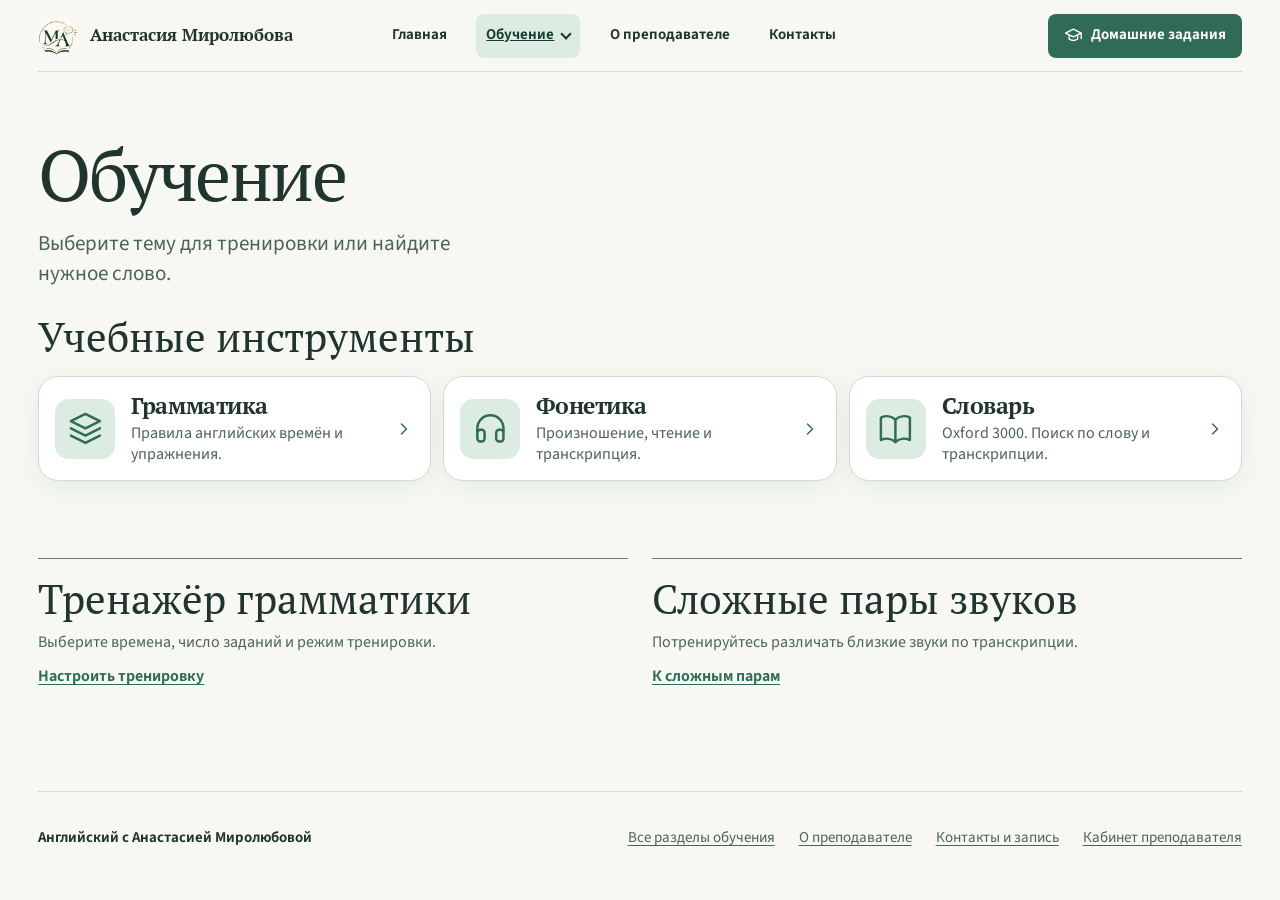
<file: learning.html>
<!doctype html>
<html lang="ru">
<head>
  <meta charset="utf-8">
  <meta name="viewport" content="width=device-width, initial-scale=1, viewport-fit=cover">
  <meta name="description" content="Грамматика, фонетика и словарь Oxford 3000. Выберите тему или откройте тренажёр.">
  <meta name="theme-color" content="#F7F8F3">
  <title>Обучение · Миролюбова Анастасия</title>
  <link rel="icon" href="brand-mark.png" type="image/png">
  <link rel="preconnect" href="https://fonts.googleapis.com">
  <link rel="preconnect" href="https://fonts.gstatic.com" crossorigin>
  <link href="https://fonts.googleapis.com/css2?family=PT+Serif:wght@400;700&amp;family=Source+Sans+3:wght@400..700&amp;display=swap" rel="stylesheet">
  <link rel="stylesheet" href="design.css?v=3">
  <link rel="stylesheet" href="site-nav.css?v=5">
  <link rel="stylesheet" href="public.css?v=3">
  <script src="site-nav.js?v=4" defer></script>
</head>
<body>
  <a class="skip-link" href="#main">К содержимому</a>
  <div class="site-shell">
    <header class="site-header">
      <a class="brand" href="./">
        <img class="brand-mark" src="brand-mark.png" alt="" width="40" height="40">
        <span>Анастасия Миролюбова</span>
      </a>
      <button class="site-menu-toggle" type="button" aria-controls="site-nav" aria-expanded="false" hidden><span class="site-menu-icon" aria-hidden="true"></span><span class="visually-hidden">Меню</span></button>
      <nav id="site-nav" class="site-nav" aria-label="Основные разделы">
        <a href="./">Главная</a>
        <details class="nav-learning nav-current">
          <summary>Обучение</summary>
          <div class="nav-learning-links">
            <a href="learning.html" aria-current="page">Все разделы обучения</a>
            <a href="grammar.html">Грамматика</a>
            <a href="phonetics.html">Фонетика</a>
            <a href="dictionary.html">Словарь</a>
          </div>
        </details>
        <a href="about.html">О преподавателе</a>
        <a href="contacts.html">Контакты</a>
        <a href="homework.html?v=12" class="nav-work"><svg class="ui-icon" aria-hidden="true" focusable="false"><use href="ui-icons.svg#cap"></use></svg>Домашние задания</a>
      </nav>
    </header>
    <main id="main" class="page-content public-page" tabindex="-1">
      <header class="info-heading">
        <h1>Обучение</h1>
        <p class="public-lead">Выберите тему для тренировки или найдите нужное слово.</p>
      </header>
      <section aria-labelledby="learning-tools">
        <div class="section-heading"><h2 id="learning-tools">Учебные инструменты</h2></div>
        <div class="resource-grid">
          <a class="resource-card" href="grammar.html" aria-labelledby="resource-link-0">
            <span class="icon-tile"><svg class="ui-icon" aria-hidden="true" focusable="false"><use href="ui-icons.svg#layers"></use></svg></span>
            <div class="resource-body">
              <h3 class="resource-title">Грамматика</h3>
              <p class="resource-copy">Правила английских времён и упражнения.</p>
            </div>
            <svg class="ui-icon resource-arrow" aria-hidden="true" focusable="false"><use href="ui-icons.svg#chevron"></use></svg>
            <span class="visually-hidden" id="resource-link-0">Открыть грамматику</span>
          </a>
          <a class="resource-card" href="phonetics.html" aria-labelledby="resource-link-1">
            <span class="icon-tile"><svg class="ui-icon" aria-hidden="true" focusable="false"><use href="ui-icons.svg#headphones"></use></svg></span>
            <div class="resource-body">
              <h3 class="resource-title">Фонетика</h3>
              <p class="resource-copy">Произношение, чтение и транскрипция.</p>
            </div>
            <svg class="ui-icon resource-arrow" aria-hidden="true" focusable="false"><use href="ui-icons.svg#chevron"></use></svg>
            <span class="visually-hidden" id="resource-link-1">Открыть тренажёр</span>
          </a>
          <a class="resource-card" href="dictionary.html" aria-labelledby="resource-link-2">
            <span class="icon-tile"><svg class="ui-icon" aria-hidden="true" focusable="false"><use href="ui-icons.svg#book"></use></svg></span>
            <div class="resource-body">
              <h3 class="resource-title">Словарь</h3>
              <p class="resource-copy">Oxford 3000. Поиск по слову и транскрипции.</p>
            </div>
            <svg class="ui-icon resource-arrow" aria-hidden="true" focusable="false"><use href="ui-icons.svg#chevron"></use></svg>
            <span class="visually-hidden" id="resource-link-2">Открыть словарь</span>
          </a>
        </div>
      </section>
      <section class="public-section profile-grid" aria-label="Быстрый доступ к упражнениям">
        <div class="profile-item">
          <h2>Тренажёр грамматики</h2>
          <p>Выберите времена, число заданий и режим тренировки.</p>
          <a class="public-link" href="grammar-practice.html">Настроить тренировку</a>
        </div>
        <div class="profile-item">
          <h2>Сложные пары звуков</h2>
          <p>Потренируйтесь различать близкие звуки по транскрипции.</p>
          <a class="public-link" href="phonetics.html#sound-pairs">К сложным парам</a>
        </div>
      </section>
    </main>
    <footer class="site-footer site-footer-public">
      <a class="footer-brand" href="./">Английский с Анастасией Миролюбовой</a>
      <nav class="footer-links" aria-label="Ссылки в подвале сайта">
        <a href="learning.html">Все разделы обучения</a>
        <a href="about.html">О преподавателе</a>
        <a href="contacts.html">Контакты и запись</a>
        <a href="homework.html?admin=1&amp;v=12">Кабинет преподавателя</a>
      </nav>
    </footer>
  </div>
</body>
</html>
</file>
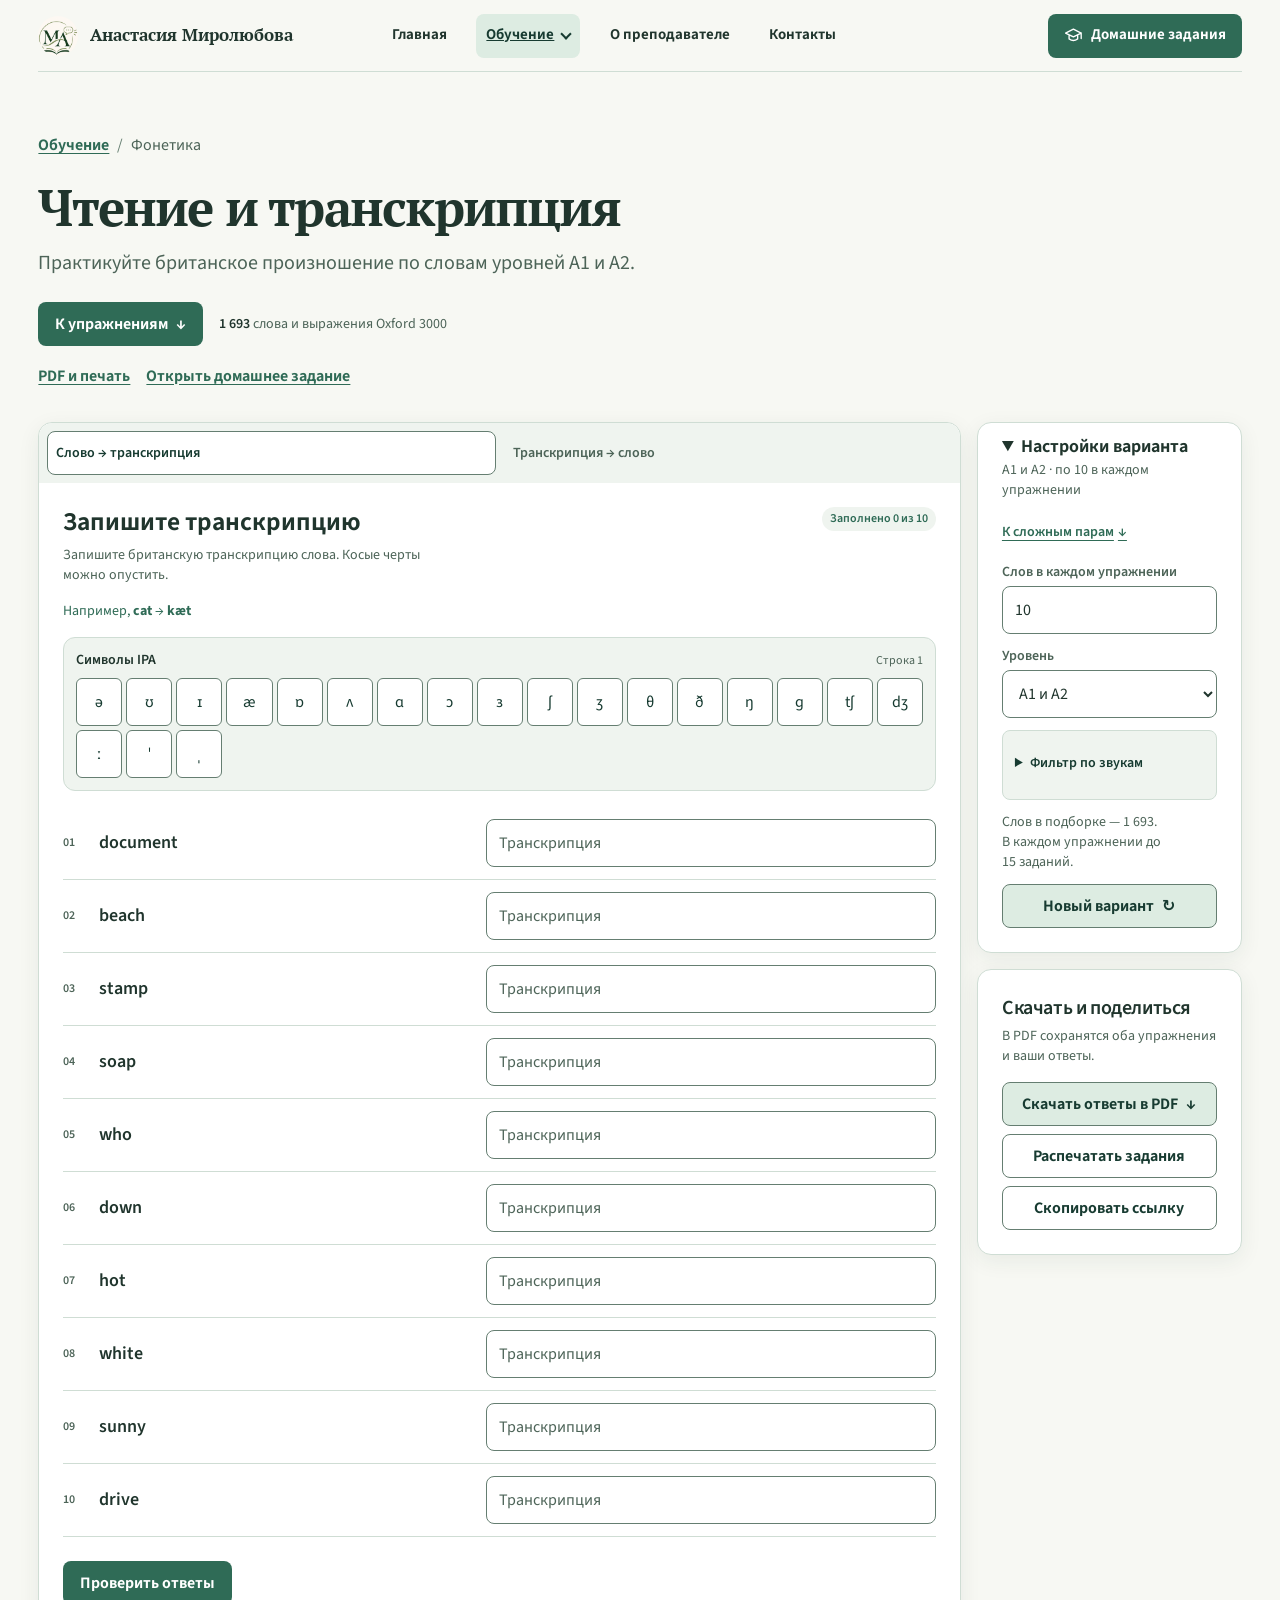
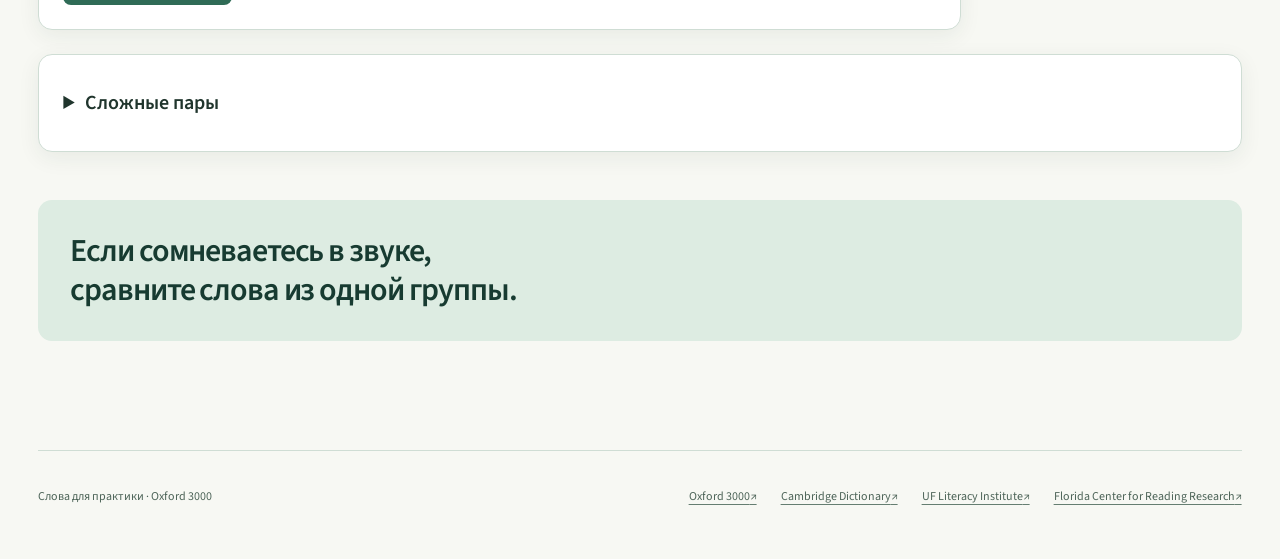
<file: phonetics.html>
<!doctype html>
<html lang="ru">
<head>
  <meta charset="utf-8">
  <meta name="viewport" content="width=device-width, initial-scale=1, viewport-fit=cover">
  <meta name="description" content="Тренажёр британской транскрипции для A1–A2. Два упражнения по словам Oxford 3000, клавиатура IPA и PDF с ответами.">
  <meta name="theme-color" content="#F7F8F3">
  <meta property="og:type" content="website">
  <meta property="og:title" content="Фонетика · Миролюбова Анастасия">
  <meta property="og:description" content="Тренажёр чтения и британской транскрипции по словам Oxford 3000 для A1–A2.">
  <meta property="og:url" content="https://dangensquangens.github.io/angliyskiy_mi_na/phonetics.html">
  <meta property="og:image" content="https://dangensquangens.github.io/angliyskiy_mi_na/share-preview.png?v=5">
  <meta property="og:image:alt" content="Миролюбова Анастасия. Тренажёр чтения и транскрипции для A1–A2.">
  <meta name="twitter:card" content="summary_large_image">
  <title>Фонетика · Миролюбова Анастасия</title>
  <link rel="icon" href="brand-mark.png" type="image/png">
  <link rel="preconnect" href="https://fonts.googleapis.com">
  <link rel="preconnect" href="https://fonts.gstatic.com" crossorigin>
  <link href="https://fonts.googleapis.com/css2?family=PT+Serif:wght@400;700&amp;family=Source+Sans+3:wght@400..700&amp;display=swap" rel="stylesheet">
  <link rel="stylesheet" href="design.css?v=3">
  <link rel="stylesheet" href="styles.css?v=14">
  <link rel="stylesheet" href="site-nav.css?v=5">
  <script src="site-nav.js?v=4" defer></script>
  <script src="words.js" defer></script>
  <script src="catalog.js" defer></script>
  <script src="reading-rules.js?v=3" defer></script>
  <script src="responses-pdf.js?v=2" defer></script>
  <script src="app.js?v=16" defer></script>
  <script src="sound-pairs.js?v=4" defer></script>
</head>
<body class="phonetics-page">
  <a class="skip-link" href="#exercise-panel" data-section>К заданиям</a>
  <div id="site-top" class="site-shell" tabindex="-1">
    <header class="site-header">
      <a class="brand" href="./">
        <img class="brand-mark" src="brand-mark.png" alt="" width="40" height="40">
        <span>Анастасия Миролюбова</span>
      </a>
      <button class="site-menu-toggle" type="button" aria-controls="site-nav" aria-expanded="false" hidden><span class="site-menu-icon" aria-hidden="true"></span><span class="visually-hidden">Меню</span></button>
      <nav id="site-nav" class="site-nav" aria-label="Основные разделы">
        <a href="./">Главная</a>
        <details class="nav-learning nav-current">
          <summary>Обучение</summary>
          <div class="nav-learning-links">
            <a href="learning.html">Все разделы обучения</a>
            <a href="grammar.html">Грамматика</a>
            <a href="phonetics.html" aria-current="page">Фонетика</a>
            <a href="dictionary.html">Словарь</a>
          </div>
        </details>
        <a href="about.html">О преподавателе</a>
        <a href="contacts.html">Контакты</a>
        <a href="homework.html?v=12" class="nav-work"><svg class="ui-icon" aria-hidden="true" focusable="false"><use href="ui-icons.svg#cap"></use></svg>Домашние задания</a>
      </nav>
    </header>

    <main class="page-content">
      <nav class="breadcrumbs" aria-label="Путь к разделу"><a href="learning.html">Обучение</a><span aria-hidden="true">/</span><span aria-current="page">Фонетика</span></nav>
      <section class="page-heading" aria-labelledby="page-title">
        <div class="hero-copy">
          <h1 id="page-title">Чтение и транскрипция</h1>
          <p class="page-intro">Практикуйте британское произношение по словам уровней A1 и A2.</p>
          <div class="hero-actions">
            <a class="button button-primary" href="#exercise-panel" data-section>К упражнениям <span aria-hidden="true">↓</span></a>
            <p class="hero-source"><strong>1&nbsp;693</strong> слова и выражения Oxford 3000</p>
          </div>
          <p class="tool-shortcuts">
            <a href="#actions-title" data-section>PDF и печать</a>
            <a href="homework.html?v=12">Открыть домашнее задание</a>
          </p>
        </div>
      </section>

      <section id="practice" class="practice" tabindex="-1" aria-label="Практика чтения и транскрипции">
        <div class="workspace">
          <details id="variant-settings" class="variant-card" open>
            <summary id="settings-title">Настройки варианта <span id="worksheet-meta" class="muted"></span></summary>
            <div class="variant-settings-content">
              <p id="settings-note" class="form-note" role="status" aria-live="polite"></p>
              <a class="pair-jump" href="#sound-pairs" data-section>К сложным парам <span aria-hidden="true">↓</span></a>
              <form id="settings" aria-labelledby="settings-title">
                <div class="settings-field">
                  <label class="field-label" for="word-count">Слов в каждом упражнении</label>
                  <input id="word-count" name="word-count" type="number" min="1" max="15" value="10" required>
                </div>
                <div class="settings-field">
                  <label class="field-label" for="level">Уровень</label>
                  <select id="level" name="level">
                    <option value="all">A1 и A2</option>
                    <option value="A1">A1</option>
                    <option value="A2">A2</option>
                  </select>
                </div>
                <details id="sound-filters" class="sound-filters">
                  <summary>Фильтр по звукам</summary>
                  <div class="settings-field">
                    <label class="field-label" for="phoneme">Звук IPA</label>
                    <select id="phoneme"><option value="">Не выбран</option></select>
                  </div>
                  <fieldset id="sound-groups" class="sound-groups">
                    <legend class="field-label">Группы звуков</legend>
                    <label><input id="all-sound-groups" type="checkbox"> Все группы</label>
                  </fieldset>
                  <p class="muted sound-help">Подойдут слова, в которых есть хотя бы один выбранный звук.</p>
                </details>
                <p id="available-prompts" class="muted" role="status"></p>
                <button id="generate-worksheet" class="button button-secondary" type="submit">Новый вариант <span aria-hidden="true">↻</span></button>
              </form>
            </div>
          </details>
          <section class="worksheet" aria-label="Упражнения">
            <div class="tabs" role="tablist" aria-label="Выберите упражнение">
              <button id="tab-0" class="tab" type="button" role="tab" data-mode="0" aria-controls="exercise-panel" aria-selected="true" tabindex="0">
                <span>Слово <span aria-hidden="true">→</span> транскрипция</span>
              </button>
              <button id="tab-1" class="tab" type="button" role="tab" data-mode="1" aria-controls="exercise-panel" aria-selected="false" tabindex="-1">
                <span>Транскрипция <span aria-hidden="true">→</span> слово</span>
              </button>
            </div>

            <div id="exercise-panel" class="exercise-panel" role="tabpanel" aria-labelledby="tab-0" tabindex="0">
              <div class="exercise-heading">
                <div>
                  <h2 id="exercise-title" tabindex="-1">Запишите транскрипцию</h2>
                  <p id="instructions" class="instructions">Запишите британскую транскрипцию слова. Косые черты можно опустить.</p>
                </div>
                <p id="answer-progress" class="progress" aria-live="polite"></p>
              </div>
              <p id="exercise-example" class="example"></p>

              <div id="ipa-keyboard-home">
                <section id="ipa-keyboard" class="keyboard" aria-labelledby="ipa-heading">
                  <div class="keyboard-heading">
                    <h3 id="ipa-heading">Символы IPA</h3>
                    <span id="ipa-target">Строка 1</span>
                  </div>
                  <div id="ipa-keys" class="ipa-keys" role="group" aria-label="Символы транскрипции"></div>
                </section>
              </div>

              <ol id="answer-list" class="answer-list" aria-label="Список заданий"></ol>
              <div class="check-bar">
                <button id="check-answers" class="button button-primary" type="button">Проверить ответы</button>
                <button id="repeat-errors" class="button button-secondary" type="button" hidden>Повторить ошибки</button>
                <button id="return-from-review" class="button button-outline" type="button" hidden>К исходному упражнению</button>
                <p id="check-result" class="check-result" role="status" aria-live="polite" tabindex="-1"></p>
              </div>
            </div>
          </section>

          <aside class="side-card actions-card" aria-labelledby="actions-title">
            <h2 id="actions-title" tabindex="-1">Скачать и поделиться</h2>
            <p class="muted">В PDF сохранятся оба упражнения и ваши ответы.</p>
            <div class="action-buttons">
              <button id="download-responses" class="button button-secondary" type="button">Скачать ответы в PDF <span aria-hidden="true">↓</span></button>
              <button id="print-worksheet" class="button button-outline" type="button">Распечатать задания</button>
              <button id="copy-link" class="button button-outline" type="button">Скопировать ссылку</button>
            </div>
            <p id="action-status" class="form-note" role="status" aria-live="polite"></p>
          </aside>
        </div>
        <details id="sound-pairs" class="side-card sound-pairs" tabindex="-1">
          <summary>Сложные пары</summary>
          <p class="muted">Выберите слово для каждой транскрипции.</p>
          <form id="sound-pair-settings" class="pair-settings" aria-label="Настройки сложных пар">
            <div class="settings-field">
              <label class="field-label" for="sound-pair-contrast">Пара звуков</label>
              <select id="sound-pair-contrast"></select>
            </div>
            <button class="button button-secondary" type="submit">Начать тренировку</button>
          </form>
          <form id="sound-pair-quiz" class="pair-quiz" aria-labelledby="sound-pair-title" hidden>
            <h3 id="sound-pair-title" tabindex="-1"></h3>
            <div id="sound-pair-questions" class="pair-questions"></div>
            <div class="check-bar">
              <button class="button button-primary" type="submit">Проверить ответы</button>
              <p id="sound-pair-result" class="check-result" role="status"></p>
            </div>
          </form>
        </details>
      </section>

      <div class="study-tip">
        <p>Если сомневаетесь в звуке, сравните слова из одной группы.</p>
      </div>

    </main>
    <footer class="site-footer">
      <span>Слова для практики · Oxford 3000</span>
      <div class="footer-links">
        <a href="https://www.oxfordlearnersdictionaries.com/wordlists/oxford3000-5000" target="_blank" rel="noopener noreferrer">Oxford 3000 <span aria-hidden="true">↗</span></a>
        <a href="https://dictionary.cambridge.org/help/phonetics.html" target="_blank" rel="noopener noreferrer">Cambridge Dictionary <span aria-hidden="true">↗</span></a>
        <a href="https://ufli.education.ufl.edu/resources/teaching-resources/instructional-activities/" target="_blank" rel="noopener noreferrer">UF Literacy Institute <span aria-hidden="true">↗</span></a>
        <a href="https://fcrr.org/student-center-activities/teacher-resource-guide" target="_blank" rel="noopener noreferrer">Florida Center for Reading Research <span aria-hidden="true">↗</span></a>
      </div>
    </footer>
  </div>

  <dialog id="share-fallback" class="dialog" aria-labelledby="share-title">
    <div class="dialog-content">
      <h2 id="share-title">Скопируйте текст</h2>
      <p>Выделите текст и скопируйте его.</p>
      <textarea id="share-value" rows="7" aria-label="Текст для копирования" readonly></textarea>
      <button id="close-share" class="button button-primary" type="button">Закрыть</button>
    </div>
  </dialog>
  <div id="print-work" aria-label="Версия для печати"></div>
</body>
</html>
</file>
<file: design.css>
:root {
  color-scheme: light;
  font-family: "Source Sans 3", system-ui, sans-serif;
  --display: "PT Serif", Georgia, serif;
  --paper: #F7F8F3;
  --surface: #FFFFFF;
  --ink: #20352D;
  --muted: #4D6458;
  --border: #CFDDD4;
  --strong-border: #657E71;
  --accent: #2F6B56;
  --accent-hover: #173B31;
  --tint: #DDECE2;
  --wash: #EFF4EF;
  --linen: #E8EFE7;
  --success: #24583e;
  --success-bg: #e9f4eb;
  --success-line: #6d977d;
  --error: #8c3329;
  --error-hover: #6d251e;
  --error-bg: #fcf0eb;
  --error-line: #b77368;
  --warning: #6d501d;
  --warning-bg: #faf3e3;
  --warning-line: #a88b53;
  --scrim: rgb(23 59 49 / 55%);
  --shadow: 0 14px 36px rgb(23 59 49 / 10%);
  --card-shadow: 0 6px 22px rgb(23 59 49 / 7%);
  --radius-feature: 1.25rem;
  --radius: 14px;
  --radius-control: 8px;
  --gutter: clamp(1rem, 3vw, 2.5rem);
  --space-1: .5rem;
  --space-2: .75rem;
  --space-3: 1rem;
  --space-4: 1.5rem;
  --space-5: 2rem;
  --space-6: 3rem;
  --touch: 2.75rem;
  --heading: clamp(2rem, 4vw, 3.5rem);
  --subheading: clamp(1.375rem, 2vw, 1.75rem);
  --section-space: clamp(2.25rem, 6vw, 5.5rem);
  --curve: cubic-bezier(.23, 1, .32, 1);
  --motion-press: 120ms;
  --motion-feedback: 160ms;
  --motion-reduced: 100ms;
  color: var(--ink);
  background: var(--paper);
  line-height: 1.5;
  accent-color: var(--accent);
}

*, *::before, *::after { box-sizing: border-box; }
[hidden] { display: none !important; }
body { margin: 0; }
button, input, select, textarea { font: inherit; }
button, summary { cursor: pointer; }
button:disabled { cursor: default; }
a { color: inherit; text-underline-offset: .2em; }
h1, h2, h3 { text-wrap: balance; }
p { text-wrap: pretty; }
img { max-inline-size: 100%; }
.ui-icon { flex: none; width: 1.25em; height: 1.25em; fill: none; stroke: currentColor; stroke-width: 1.7; stroke-linecap: round; stroke-linejoin: round; }
.icon-tile {
  display: grid;
  place-items: center;
  flex: none;
  width: var(--icon-tile-size, 3rem);
  aspect-ratio: 1;
  border-radius: .85rem;
  color: var(--accent);
  background: var(--tint);
}
.icon-tile .ui-icon { width: 58%; height: 58%; }
.visually-hidden {
  position: absolute;
  width: 1px;
  height: 1px;
  padding: 0;
  overflow: hidden;
  clip-path: inset(50%);
  white-space: nowrap;
}
::selection { color: var(--accent-hover); background: var(--tint); }
:focus-visible { outline: 2px solid var(--accent); outline-offset: 3px; }
:where([id]) { scroll-margin-block-start: 1rem; }

.skip-link {
  position: fixed;
  z-index: 10;
  inset-block-start: var(--space-1);
  inset-inline-start: var(--space-1);
  padding: var(--space-2);
  color: var(--ink);
  background: var(--surface);
  transform: translateY(-160%);
}
.skip-link:focus { transform: translateY(0); }

.site-shell,
.shell {
  max-width: 80rem;
  margin-inline: auto;
  padding-inline: max(var(--gutter), env(safe-area-inset-left)) max(var(--gutter), env(safe-area-inset-right));
}
.page-content { padding-block: clamp(1.25rem, 4vw, 3.5rem) var(--section-space); }

.button {
  display: inline-flex;
  align-items: center;
  justify-content: center;
  gap: var(--space-1);
  min-block-size: var(--touch);
  min-inline-size: var(--touch);
  padding: .625rem var(--space-3);
  border: 1px solid transparent;
  border-radius: var(--radius-control);
  font-size: 1rem;
  font-weight: 650;
  line-height: 1.25;
  text-align: center;
  text-decoration: none;
}
.button:is(.button-primary, .primary) { color: var(--surface); background: var(--accent); }
.button:is(.button-primary, .primary):not(:disabled):hover { background: var(--accent-hover); }
.button:is(.button-secondary, .secondary) { border-color: var(--strong-border); color: var(--accent-hover); background: var(--tint); }
.button:is(.button-outline, .outline) { border-color: var(--strong-border); color: var(--accent-hover); background: var(--surface); }
.button:is(.button-secondary, .secondary, .button-outline, .outline):not(:disabled):hover { border-color: var(--accent); background: var(--wash); }
.button.danger { color: var(--surface); background: var(--error); }
.button.danger:not(:disabled):hover { background: var(--error-hover); }
.button.delete { color: var(--error); background: transparent; }
.button.delete:not(:disabled):hover { background: var(--error-bg); }
.button:active:not(:disabled) { filter: brightness(.94); }
.button:disabled { border-color: var(--border); color: var(--muted); background: var(--wash); cursor: not-allowed; }

:where(input:not([type="checkbox"], [type="radio"]), select, textarea) {
  min-inline-size: 0;
  max-inline-size: 100%;
  min-block-size: var(--touch);
  padding: .625rem .75rem;
  border: 1px solid var(--strong-border);
  border-radius: var(--radius-control);
  color: var(--ink);
  background: var(--surface);
  font-size: 1rem;
  line-height: 1.4;
}
:where(input, textarea)::placeholder { color: var(--muted); }
:where(textarea) { resize: vertical; }
:where([aria-invalid="true"]) { border-color: var(--error-line); }
summary { min-block-size: var(--touch); padding-block: .625rem; }

.data-table {
  width: 100%;
  border-collapse: collapse;
  table-layout: fixed;
  text-align: start;
}
.data-table :is(th, td) {
  padding: var(--space-1);
  border-block-end: 1px solid var(--border);
  overflow-wrap: anywhere;
  text-align: start;
  vertical-align: top;
}
.data-table th { color: var(--accent-hover); background: var(--wash); font-weight: 650; }

.dialog {
  width: min(32rem, calc(100% - 2rem));
  max-block-size: calc(100dvh - 2rem);
  padding: 0;
  border: 0;
  border-radius: var(--radius);
  color: var(--ink);
  background: var(--surface);
  box-shadow: var(--shadow);
  overflow: auto;
}
.dialog::backdrop { background: var(--scrim); }

@media (forced-colors: active) {
  .dialog { border: 1px solid CanvasText; }
}

@media (prefers-reduced-motion: no-preference) {
  .button { transition: transform var(--motion-press) var(--curve); }
  .button:active:not(:disabled):not(:focus-visible) { transform: scale(.98); }
  .button:focus-visible { transition: none; }
}

@media (prefers-reduced-motion: reduce) {
  html { scroll-behavior: auto; }
  .button { transition: background-color var(--motion-reduced) var(--curve), border-color var(--motion-reduced) var(--curve); }
  .button:focus-visible { transition: none; }
}

@media print {
  :root { color: black; background: white; }
  .skip-link { display: none; }
}
</file>
<file: site-nav.css>
.site-header {
  position: relative;
  display: flex;
  flex-wrap: wrap;
  align-items: center;
  justify-content: space-between;
  gap: .25rem var(--space-2);
  min-height: 4.5rem;
  padding-block: max(var(--space-1), env(safe-area-inset-top)) var(--space-1);
  border-block-end: 1px solid var(--border);
}

.site-header .brand {
  display: inline-flex;
  flex: 1;
  align-items: center;
  gap: var(--space-2);
  min-width: 0;
  min-height: var(--touch);
  color: var(--ink);
  font-size: clamp(.9375rem, 1.35vw, 1.125rem);
  line-height: 1.2;
  font-weight: 700;
  text-decoration: none;
}

.site-header .brand-mark {
  flex: none;
  border-radius: 50%;
}

.site-nav {
  display: flex;
  flex: 1 0 100%;
  flex-direction: column;
  gap: .25rem;
  padding: .25rem;
}

.site-nav a,
.nav-learning > summary,
.site-menu-toggle {
  display: inline-flex;
  align-items: center;
  min-height: var(--touch);
  padding: .5rem .625rem;
  border-radius: var(--radius-control);
  color: var(--ink);
  font-size: .9375rem;
  line-height: 1.25;
  font-weight: 650;
  text-decoration: none;
}

.site-nav a:hover,
.nav-learning > summary:hover,
.site-menu-toggle:hover { background: var(--wash); }

.site-nav a[aria-current="page"],
.nav-learning.nav-current > summary,
.nav-learning[open] > summary,
.site-menu-toggle[aria-expanded="true"] {
  color: var(--accent-hover);
  background: var(--tint);
  text-decoration: underline;
}

.nav-learning { min-width: 0; }
.nav-learning > summary {
  display: inline-flex;
  gap: .5rem;
  cursor: pointer;
  list-style: none;
}
.nav-learning > summary::-webkit-details-marker { display: none; }
.nav-learning > summary::after {
  width: .5rem;
  height: .5rem;
  margin-block-start: -.25rem;
  border-inline-end: 2px solid currentColor;
  border-block-end: 2px solid currentColor;
  content: "";
  transform: rotate(45deg);
}
.nav-learning[open] > summary::after { margin-block-start: .25rem; transform: rotate(225deg); }
.nav-learning-links { display: grid; padding-inline-start: var(--space-3); }
.nav-learning-links a { min-width: 0; }
.site-nav .nav-work {
  justify-content: center;
  gap: .5rem;
  color: var(--surface);
  background: var(--accent);
}
.site-nav .nav-work:hover,
.site-nav .nav-work[aria-current="page"] {
  color: var(--surface);
  background: var(--accent-hover);
}
.site-menu-toggle {
  display: inline-flex;
  align-items: center;
  justify-content: center;
  width: var(--touch);
  padding-inline: 0;
  border: 1px solid transparent;
  color: var(--accent-hover);
  background: var(--tint);
}
.site-menu-icon {
  width: 1.25rem;
  height: .875rem;
  border-block: 2px solid currentColor;
  position: relative;
}
.site-menu-icon::after {
  position: absolute;
  inset-inline: 0;
  top: calc(50% - 1px);
  border-block-start: 2px solid currentColor;
  content: "";
}

.site-footer-public {
  display: flex;
  flex-wrap: wrap;
  justify-content: space-between;
  gap: var(--space-2) var(--space-4);
  padding-block: var(--space-4) max(var(--space-4), env(safe-area-inset-bottom));
  border-block-start: 1px solid var(--border);
  color: var(--muted);
  font-size: .9375rem;
}
.site-footer-public .footer-links { display: flex; flex-wrap: wrap; gap: 0 var(--space-4); }
.site-footer-public a { display: inline-flex; align-items: center; min-height: var(--touch); }
.footer-brand { color: var(--ink); font-weight: 650; text-decoration: none; }
.footer-brand:hover { text-decoration: underline; }

.breadcrumbs { display: flex; flex-wrap: wrap; align-items: center; gap: 0 var(--space-1); margin-block-end: var(--space-2); color: var(--muted); }
.breadcrumbs a { display: inline-flex; align-items: center; min-height: var(--touch); color: var(--accent); font-weight: 650; }
.breadcrumbs [aria-hidden] { color: var(--strong-border); }

@media (max-width: 880px) {
  .site-menu-toggle:not([hidden])[aria-expanded="false"] + .site-nav { display: none; }
  .site-menu-toggle:not([hidden]) + .site-nav {
    max-height: calc(100vh - 5rem);
    max-height: calc(100dvh - 5rem);
    overflow-y: auto;
    overscroll-behavior-y: contain;
  }
  .site-nav a { flex-shrink: 0; }
}

@media (width > 880px) {
  .site-header { flex-wrap: nowrap; }
  .site-menu-toggle { display: none; }
  .site-nav { flex: 0 0 auto; flex-direction: row; align-items: center; gap: clamp(.25rem, 1vw, 1rem); padding: 0; }
  .site-nav a { white-space: nowrap; }
  .nav-learning { position: relative; }
  .nav-learning-links {
    position: absolute;
    z-index: 5;
    inset-block-start: calc(100% + .25rem);
    inset-inline-start: 0;
    min-width: 13rem;
    padding: .375rem;
    border: 1px solid var(--border);
    border-radius: var(--radius);
    background: var(--surface);
    box-shadow: var(--shadow);
  }
  .nav-learning-links a { width: 100%; }
}

@media (880px < width < 64rem) {
  .site-nav { gap: .125rem; }
  .site-nav > a, .nav-learning > summary { padding-inline: .3125rem; font-size: .875rem; }
  .site-nav .nav-work { padding-inline: .75rem; }
  .site-header .brand { font-size: .9375rem; }
}

@media (min-width: 64rem) {
  .site-header .brand { flex: 0 1 auto; font-family: var(--display); }
  .site-nav { flex: 1 1 auto; min-width: 0; gap: clamp(.5rem, 1.5vw, 1.5rem); padding-inline-start: clamp(1rem, 6vw, 6rem); }
  .site-nav .nav-work { margin-inline-start: auto; padding-inline: var(--space-3); }
}

@media print {
  .site-header, .site-footer, .breadcrumbs { display: none; }
}
</file>
<file: public.css>
.public-page { padding-block-start: clamp(1.75rem, 5vw, 4.5rem); }
.public-page h1, .public-page h2, .public-page h3 { margin: 0; }
.public-page h1 {
  font: 400 clamp(2.1rem, 5.6vw, 5rem)/1.08 var(--display);
  letter-spacing: -.035em;
  overflow-wrap: break-word;
}
.public-page h2 { font: 400 clamp(1.625rem, 3.2vw, 2.75rem)/1.15 var(--display); }
.public-page p { margin: 0; color: var(--muted); }
.public-page .public-lead {
  max-width: 47ch;
  margin-block-start: var(--space-3);
  font-size: clamp(1.125rem, 1.65vw, 1.375rem);
  line-height: 1.4;
}
.public-actions { display: flex; flex-wrap: wrap; gap: var(--space-2); margin-block-start: var(--space-4); }
.home-page { padding-block-start: 0; }
.public-hero {
  position: relative;
  isolation: isolate;
  display: grid;
  gap: var(--space-5);
  align-items: center;
  padding-block: clamp(1.65rem, 4.2vw, 4rem) var(--space-2);
}
.home-page h1 { color: var(--accent-hover); font-size: clamp(1.925rem, 8vw, 3.375rem); line-height: 1.06; }
.home-page h1 span { display: block; }
.home-hero-copy { position: relative; z-index: 1; min-width: 0; }
.home-hero-copy .public-lead { max-width: min(66%, 29ch); color: var(--ink); }
.hero-art {
  position: absolute;
  z-index: 0;
  inset: 0 0 3rem auto;
  inline-size: min(59%, 22rem);
  max-block-size: 25rem;
  pointer-events: none;
  overflow: hidden;
  mask-image: linear-gradient(90deg, transparent, black 39%);
}
.hero-art picture, .hero-art img { display: block; width: 100%; height: 100%; }
.hero-art img {
  object-fit: cover;
  object-position: right center;
  mask-image: linear-gradient(180deg, black 88%, transparent);
}
.home-hero-copy .public-actions { display: grid; grid-template-columns: minmax(0, 1.17fr) minmax(0, 1fr); max-width: 29rem; }
.home-hero-copy .button { min-height: 3rem; padding-inline: var(--space-1); line-height: 1.15; }
.home-hero-copy .button-primary .ui-icon { order: 1; }

.public-section { margin-block-start: var(--section-space); }
.home-learning { margin-block-start: clamp(1.55rem, 4vw, 3.75rem); }
.section-heading { margin-block-end: var(--space-3); }
.resource-grid { display: grid; gap: var(--space-2); }
.resource-card, .access-link {
  display: grid;
  align-items: center;
  grid-template-columns: auto minmax(0, 1fr) auto;
  gap: var(--space-2);
  min-width: 0;
  padding: var(--space-2);
  color: var(--ink);
  text-decoration: none;
  overflow-wrap: anywhere;
}
.resource-card {
  border: 1px solid var(--border);
  border-radius: var(--radius-feature);
  min-height: 5.15rem;
  background: var(--surface);
  box-shadow: var(--card-shadow);
}
.resource-card:hover { border-color: var(--strong-border); background: var(--wash); }
.resource-title, .access-link h2 { font-size: clamp(1.125rem, 2vw, 1.45rem); line-height: 1.12; font-weight: 700; }
.public-page .resource-copy, .access-link p {
  margin-block-start: .3rem;
  color: var(--muted);
  font-size: 1rem;
  line-height: 1.28;
}
.resource-arrow, .access-arrow { color: var(--accent); }
.public-link { display: inline-flex; align-items: center; min-block-size: var(--touch); color: var(--accent); font-weight: 650; }

.access-band {
  display: grid;
  margin-block-start: clamp(1.5rem, 3vw, 2.65rem);
  border-radius: var(--radius-feature);
  padding: var(--space-1) var(--space-2);
  background: var(--tint);
}
.access-link { min-height: 4.75rem; border-radius: var(--radius); }
.access-link + .access-link { position: relative; }
.access-link + .access-link::before { position: absolute; inset: 0 var(--space-1) auto; border-block-start: 1px solid var(--border); content: ""; }
.access-link:hover { background: var(--wash); }
.access-link .icon-tile { background: transparent; }

@media (hover: hover) and (pointer: fine) {
  .resource-card, .access-link {
    transition: background-color var(--motion-feedback) var(--curve), border-color var(--motion-feedback) var(--curve);
  }
  .resource-card:focus-visible, .access-link:focus-visible { transition: none; }
}

@media (hover: hover) and (pointer: fine) and (prefers-reduced-motion: no-preference) {
  .resource-arrow, .access-arrow { transition: transform var(--motion-feedback) var(--curve); }
  .resource-card:hover:not(:focus-visible) .resource-arrow,
  .access-link:hover:not(:focus-visible) .access-arrow { transform: translateX(3px); }
  .resource-card:focus-visible .resource-arrow,
  .access-link:focus-visible .access-arrow { transition: none; }
}

@media (prefers-reduced-motion: reduce) {
  .resource-card, .access-link { transition-duration: var(--motion-reduced); }
}

.profile-grid { display: grid; gap: var(--space-4); }
.profile-item { min-width: 0; padding-block: var(--space-3); border-block-start: 1px solid var(--strong-border); }
.profile-item p { margin-block-start: var(--space-1); }
.info-heading { max-width: 55rem; padding-block-end: var(--space-4); }
.profile-layout { display: grid; gap: var(--space-4); align-items: start; }
.profile-photo {
  display: grid;
  place-items: center;
  min-block-size: clamp(10rem, 30vw, 22rem);
  margin: 0;
  padding: var(--space-4);
  border-radius: var(--radius-feature);
  color: var(--muted);
  background: var(--linen);
  text-align: center;
}
.info-heading + .profile-layout { margin-block-start: var(--space-4); }

@media (max-width: 359px) {
  .home-hero-copy .button { font-size: .9375rem; }
  .home-hero-copy .button .ui-icon { display: none; }
  .home-hero-copy .public-lead { max-width: 59%; font-size: 1.0625rem; }
  .hero-art { inline-size: 48%; mask-image: linear-gradient(90deg, transparent, black 52%); }
  .resource-card { --icon-tile-size: 2.65rem; gap: var(--space-1); }
}

@media (min-width: 43rem) {
  .profile-grid, .profile-layout { grid-template-columns: repeat(2, minmax(0, 1fr)); }
  .profile-layout { grid-template-columns: minmax(0, .7fr) minmax(0, 1.3fr); }
  .access-band { grid-template-columns: repeat(2, minmax(0, 1fr)); }
  .access-link + .access-link::before { inset: var(--space-1) auto var(--space-1) 0; border-block-start: 0; border-inline-start: 1px solid var(--border); }
}

@media (min-width: 48rem) {
  .public-hero {
    grid-template-columns: minmax(0, .87fr) minmax(0, 1fr);
    gap: clamp(2rem, 5vw, 5rem);
  }
  .home-page h1 { font-size: clamp(2.5rem, 4.25vw, 4.4rem); }
  .home-hero-copy .public-lead { max-width: 47ch; }
  .home-hero-copy .public-actions { display: flex; max-width: none; }
  .home-hero-copy .button { min-height: 3rem; padding-inline: var(--space-3); }
  .home-hero-copy .button-primary .ui-icon { order: 0; }
  .hero-art {
    position: relative;
    inset: auto;
    inline-size: 100%;
    max-block-size: none;
    overflow: visible;
    mask-image: none;
  }
  .hero-art::before, .hero-art::after {
    content: "";
    position: absolute;
    z-index: -1;
    background: var(--tint);
  }
  .hero-art::before { inset: 31% 53% -6% -7%; border-radius: 36% 38% 33% 30%; transform: rotate(6deg); }
  .hero-art::after { inset: -5% 12% 59% 24%; border-radius: 2.75rem; background: var(--wash); }
  .hero-art img {
    aspect-ratio: 1.95;
    height: auto;
    object-fit: cover;
    mask-image: none;
    border-radius: 8% 5% 6% 7% / 14% 11% 13% 12%;
  }
  .resource-grid { grid-template-columns: repeat(3, minmax(0, 1fr)); }
  .resource-card-mobile { display: none; }
  .resource-card { min-height: 6.25rem; }
  .resource-title, .access-link h2 { font-family: var(--display); letter-spacing: -.02em; }
}

@media (min-width: 64rem) {
  .site-shell:has(.home-page) { max-width: clamp(72rem, 89vw, 92.75rem); }
}

@media (min-width: 69rem) {
  .resource-card, .access-link { --icon-tile-size: 3.75rem; padding: var(--space-3); gap: var(--space-3); }
  .access-band { padding: var(--space-2); }
  .access-link { min-height: 5.4rem; }
}
</file>
<file: styles.css>
.page-heading { margin-block-end: var(--space-4); }
.hero-copy h1 {
  max-width: 24ch;
  margin: 0;
  font-family: var(--display);
  font-size: var(--heading);
  font-weight: 700;
  line-height: 1.1;
  letter-spacing: -.035em;
  overflow-wrap: break-word;
}
.page-intro {
  max-width: 60ch;
  margin-block: var(--space-2) 0;
  color: var(--muted);
  font-size: clamp(1.0625rem, 2vw, 1.25rem);
}
:where(#practice, #exercise-panel, #exercise-title, #dictionary, #sound-pairs, #sound-pair-title) { scroll-margin-top: 1rem; }

.hero-actions { display: flex; flex-wrap: wrap; align-items: center; gap: 12px 16px; margin-top: 24px; }
.hero-source { margin: 0; color: var(--muted); font-size: 14px; line-height: 20px; }
.hero-source strong { color: var(--ink); font-weight: 600; font-variant-numeric: tabular-nums; }
.tool-shortcuts { display: flex; flex-wrap: wrap; gap: 0 var(--space-3); margin: var(--space-1) 0 0; }
.tool-shortcuts a { display: inline-flex; align-items: center; min-height: var(--touch); color: var(--accent); font-weight: 650; }

.variant-card, .worksheet, .side-card, .word-groups-panel {
  border: 1px solid var(--border);
  border-radius: var(--radius);
  background: var(--surface);
  box-shadow: var(--card-shadow);
}

.variant-card {
  grid-area: variant;
  padding: 0 clamp(1rem, 2.5vw, 1.5rem);
}
.variant-card > summary { font-size: 1.125rem; font-weight: 650; }
#worksheet-meta { display: block; margin-block-start: 0; font-weight: 400; }
.variant-settings-content { padding-block-end: var(--space-4); }

.side-card h2 {
  margin: 0;
  font-size: 20px;
  line-height: 28px;
  font-weight: 600;
  letter-spacing: -.02em;
}

#settings { display: grid; grid-template-columns: repeat(2, minmax(0, 1fr)); align-items: end; gap: 12px; }
.settings-field { min-width: 0; }
.sound-filters, #available-prompts, #generate-worksheet { grid-column: 1 / -1; }
#available-prompts { margin: 0; }
.sound-filters { min-width: 0; padding: 12px; border: 1px solid var(--border); border-radius: var(--radius-control); background: var(--wash); }
.sound-filters summary { color: var(--accent-hover); font-size: 14px; line-height: 20px; font-weight: 600; }
.sound-filters .settings-field { margin-top: 12px; }
.sound-groups { display: grid; grid-template-columns: repeat(auto-fit, minmax(min(100%, 80px), 1fr)); gap: 0 8px; min-width: 0; margin: 12px 0 0; padding: 0; border: 0; }
.sound-groups label { display: flex; align-items: center; gap: 8px; min-height: var(--touch); padding: 4px 0; font-size: 14px; line-height: 20px; cursor: pointer; }
.sound-groups label:first-of-type { grid-column: 1 / -1; }
.sound-groups input { flex: 0 0 auto; width: 16px; height: 16px; margin: 0; accent-color: var(--accent); }
.sound-help { margin: 8px 0 0; }
#generate-worksheet:disabled { cursor: not-allowed; }
.field-label {
  display: block;
  margin-bottom: 4px;
  color: var(--muted);
  font-size: 14px;
  line-height: 20px;
  font-weight: 600;
}

.workspace {
  display: grid;
  grid-template-columns: minmax(0, 1fr);
  grid-template-areas: "variant" "worksheet" "actions";
  gap: var(--space-3);
  align-items: start;
}
.worksheet { grid-area: worksheet; min-width: 0; }
.tabs {
  display: grid;
  grid-template-columns: repeat(2, minmax(0, 1fr));
  gap: 8px;
  padding: 8px;
  border-radius: var(--radius) var(--radius) 0 0;
  background: var(--wash);
}
.tab {
  min-height: var(--touch);
  padding: 8px;
  overflow-wrap: anywhere;
  border: 1px solid transparent;
  border-radius: var(--radius-control);
  background: transparent;
  color: var(--muted);
  text-align: left;
  font-size: 14px;
  line-height: 20px;
  font-weight: 600;
  transition: transform .3s var(--curve);
}
.tab:hover { color: var(--accent-hover); background: var(--tint); }
.tab[aria-selected="true"] {
  border-color: var(--strong-border);
  background: var(--surface);
  color: var(--accent-hover);
}

.exercise-panel { padding: clamp(1rem, 2.5vw, 1.5rem); }
.exercise-heading { display: flex; flex-direction: column; justify-content: space-between; align-items: start; gap: 16px; }
.exercise-heading h2 { margin: 0; font-size: var(--subheading); line-height: 1.2; font-weight: 650; }
.instructions { max-width: 60ch; margin: 8px 0 0; color: var(--muted); font-size: 14px; line-height: 20px; }
.progress {
  flex-shrink: 0;
  margin: 0;
  padding: 4px 8px;
  border-radius: 999px;
  background: var(--wash);
  color: var(--accent);
  font-size: 12px;
  line-height: 16px;
  font-weight: 600;
  font-variant-numeric: tabular-nums;
}
.progress:empty, .example:empty { display: none; }
.example { margin: 16px 0 0; color: var(--accent); font-size: 14px; line-height: 20px; }
.keyboard {
  margin-top: 16px;
  padding: 12px;
  border: 1px solid var(--border);
  border-radius: 12px;
  background: var(--wash);
}
.keyboard-heading {
  display: flex; flex-wrap: wrap; align-items: baseline; justify-content: space-between;
  gap: 4px 12px; margin-bottom: 8px; color: var(--muted); font-size: 12px; line-height: 16px;
}
.keyboard-heading h3 { margin: 0; color: var(--ink); font-size: 14px; line-height: 20px; font-weight: 600; }
.ipa-keys { display: grid; grid-template-columns: repeat(auto-fit, minmax(var(--touch), 1fr)); gap: 4px; }
.ipa-key {
  min-width: var(--touch);
  min-height: 3rem;
  padding: 4px;
  border: 1px solid var(--strong-border);
  border-radius: 6px;
  background: var(--surface);
  color: var(--accent-hover);
  font-size: 16px;
  line-height: 24px;
  transition: transform .3s var(--curve);
}
.ipa-key:hover { border-color: var(--strong-border); background: var(--tint); }

.answer-list { margin: 16px 0 0; padding: 0; list-style: none; }
.question-row {
  display: grid;
  grid-template-columns: 1rem minmax(0, 1fr);
  align-items: center;
  gap: 12px;
  padding: 12px 0;
  border-bottom: 1px solid var(--border);
}
.question-index {
  color: var(--muted);
  font-size: 12px;
  line-height: 16px;
  font-weight: 600;
  font-variant-numeric: tabular-nums;
}
.question-prompt { min-width: 0; color: var(--ink); font-size: 18px; line-height: 28px; font-weight: 600; overflow-wrap: anywhere; }
.prompt-hint { display: block; margin-top: 4px; color: var(--muted); font-size: 12px; line-height: 16px; font-weight: 400; }
.answer-cell { grid-column: 2; min-width: 0; }
.answer-controls { display: flex; gap: 8px; }
.answer-controls .answer-input { min-width: 0; }
.answer-controls .answer-ipa-toggle { display: none; }
.answer-input, #word-count, #level, #phoneme, #dictionary-search, #dictionary-level, #share-value, #sound-pair-contrast { width: 100%; min-height: 3rem; }
.answer-input::placeholder { color: var(--muted); }
.answer-input:hover, #word-count:hover, #level:hover, #phoneme:hover, #dictionary-search:hover, #dictionary-level:hover, #sound-pair-contrast:hover { border-color: var(--accent); }
.question-row[data-result="correct"] .answer-input { border-color: var(--success-line); background: var(--success-bg); }
.question-row[data-result="incorrect"] .answer-input { border-color: var(--error-line); background: var(--error-bg); }
.question-row[data-result="empty"] .answer-input { border-color: var(--warning-line); }
.answer-feedback { margin: 4px 0 0; color: var(--error); font-size: 12px; line-height: 16px; overflow-wrap: anywhere; }
.answer-feedback:empty { display: none; }
.question-row[data-result="correct"] .answer-feedback { color: var(--success); }
.check-bar { display: flex; align-items: center; flex-wrap: wrap; gap: 16px; padding-top: 24px; }
.check-result { margin: 0; color: var(--muted); font-size: 14px; line-height: 20px; }
.check-result:empty { display: none; }

.side-card { padding: clamp(1rem, 2.5vw, 1.5rem); }
.actions-card { grid-area: actions; }
.action-buttons { display: grid; gap: 8px; margin-top: 16px; }
.muted { margin: 4px 0 0; color: var(--muted); font-size: 14px; line-height: 20px; }
.form-note { margin: 0; color: var(--muted); font-size: 12px; line-height: 16px; }
.form-note:not(:empty) { margin-top: 8px; }

.pair-jump { display: inline-flex; align-items: center; min-height: var(--touch); gap: 4px; margin-bottom: 8px; color: var(--accent); font-size: 14px; line-height: 20px; font-weight: 600; text-underline-offset: 4px; }
.sound-pairs { margin-top: 24px; }
.sound-pairs > summary { font-size: 20px; line-height: 28px; font-weight: 600; }
.pair-settings { display: flex; align-items: end; flex-wrap: wrap; gap: 12px; margin-top: 16px; }
.pair-settings .settings-field { flex: 0 1 200px; }
.pair-quiz { margin-top: 24px; }
.pair-quiz h3 { margin: 0 0 12px; font-size: 16px; line-height: 24px; }
.pair-questions { display: grid; grid-template-columns: repeat(auto-fit, minmax(min(100%, 220px), 1fr)); gap: 12px; }
.pair-question { min-width: 0; margin: 0; padding: 8px 12px 12px; border: 1px solid var(--border); border-radius: var(--radius-control); background: var(--wash); }
.pair-question legend { padding: 0 4px; font-size: 18px; line-height: 28px; font-weight: 600; }
.pair-choices { display: flex; flex-wrap: wrap; gap: 8px; }
.pair-choice { display: inline-flex; align-items: center; gap: 8px; min-height: 44px; padding: 4px 8px; border: 1px solid var(--strong-border); border-radius: var(--radius-control); background: var(--surface); cursor: pointer; }
.pair-choice input { width: 16px; height: 16px; margin: 0; accent-color: var(--accent); }
.pair-choice:has(input:checked) { border-color: var(--accent); background: var(--tint); }
.pair-feedback { margin: 8px 0 0; color: var(--error); font-size: 14px; line-height: 20px; }
.pair-question[data-result="correct"] .pair-feedback { color: var(--success); }
.pair-question[data-result="empty"] .pair-feedback { color: var(--muted); }

.study-tip { margin: 48px 0 32px; padding: 32px; border-radius: var(--radius); background: var(--tint); }
.study-tip p {
  max-width: 680px;
  margin: 0;
  color: var(--accent-hover);
  font-size: clamp(1.375rem, 3vw, 2rem);
  line-height: 1.2;
  font-weight: 600;
  letter-spacing: -.035em;
  text-wrap: balance;
}

.word-groups-panel { padding: clamp(1rem, 2.5vw, 1.5rem); }
.word-groups-panel > summary { color: var(--ink); font-size: 20px; line-height: 28px; font-weight: 600; }
.word-groups-panel > .muted { margin-top: 8px; }
.dictionary-controls { display: grid; align-items: end; gap: 12px; margin-top: 16px; }
.dictionary-controls .settings-field:first-child { flex: 1 1 240px; }
.dictionary-controls .settings-field:nth-child(2) { flex: 0 1 144px; }
.word-groups {
  display: grid;
  grid-template-columns: minmax(0, 1fr);
  align-items: start;
  gap: 12px;
  margin-top: 16px;
}
.word-group { min-width: 0; padding: 0 12px; border: 1px solid var(--border); border-radius: var(--radius-control); background: var(--wash); }
.word-group summary { color: var(--ink); font-size: 14px; line-height: 20px; font-weight: 600; overflow-wrap: anywhere; }
.word-group summary:hover { color: var(--accent); }
.word-group summary small { margin-left: 8px; color: var(--muted); font-size: 12px; line-height: 16px; font-weight: 400; }
.word-group-list { display: flex; flex-wrap: wrap; gap: 8px; margin: 0 0 12px; padding: 0; list-style: none; }
.word-chip {
  display: inline-flex;
  align-items: baseline;
  flex-wrap: wrap;
  gap: 4px;
  max-width: 100%;
  padding: 4px 8px;
  border: 1px solid var(--border);
  border-radius: var(--radius-control);
  background: var(--surface);
  color: var(--ink);
  font-size: 14px;
  line-height: 20px;
  overflow-wrap: anywhere;
}
.word-chip-ipa { color: var(--muted); }
.word-chip small { color: var(--muted); font-size: 12px; line-height: 16px; }
.site-footer {
  display: flex;
  align-items: baseline;
  justify-content: space-between;
  flex-wrap: wrap;
  gap: 16px;
  padding: 24px 0 40px;
  border-top: 1px solid var(--border);
  color: var(--muted);
  font-size: 12px;
  line-height: 16px;
}
.footer-links { display: flex; flex-wrap: wrap; gap: 12px 24px; }
.footer-links a { display: inline-flex; align-items: center; min-height: var(--touch); text-decoration-color: var(--strong-border); text-underline-offset: 4px; }
.footer-links a:hover { color: var(--accent-hover); text-decoration-color: currentColor; }

.dialog-content { padding: clamp(1rem, 2.5vw, 1.5rem); }
.dialog h2 { margin: 0; font-size: 24px; line-height: 32px; }
.dialog p { margin: 8px 0 16px; color: var(--muted); font-size: 14px; line-height: 20px; }
#share-value { min-height: 160px; resize: vertical; }
.dialog-content > .button { margin-top: 16px; }
#print-work { display: none; }

@media (max-width: 740px) {
  #ipa-keyboard-home .keyboard:not(:focus-within) { display: none; }
  .question-row > .keyboard { grid-column: 1 / -1; min-width: 0; margin-top: 0; }
  .answer-controls .answer-ipa-toggle { display: inline-flex; flex: none; }
  .answer-ipa-toggle[aria-expanded="true"] { border-color: var(--accent); background: var(--tint); }
}

@media screen and (max-width: 740px) and (min-height: 500px) {
  .worksheet .tabs { position: sticky; z-index: 1; top: max(0px, env(safe-area-inset-top)); }
  :where(#exercise-panel, #exercise-title, .answer-input, .answer-ipa-toggle, .keyboard, .ipa-key) { scroll-margin-top: 5.5rem; }
}

@media (min-width: 31rem) {
  .question-row { grid-template-columns: 1.5rem minmax(0, 1fr) minmax(0, 1.2fr); gap: var(--space-2); }
  .answer-cell { grid-column: auto; }
  .exercise-heading { flex-direction: row; }
  .word-groups { grid-template-columns: repeat(2, minmax(0, 1fr)); }
  .dictionary-controls { display: flex; flex-wrap: wrap; }
}

@media (min-width: 46.3125rem) {
  .word-groups { grid-template-columns: repeat(3, minmax(0, 1fr)); }
}

@media (min-width: 61rem) {
  .workspace {
    grid-template-columns: minmax(0, 1fr) minmax(16rem, 22%);
    grid-template-rows: auto 1fr;
    grid-template-areas: "worksheet variant" "worksheet actions";
  }
  #settings { grid-template-columns: minmax(0, 1fr); }
}

@media print {
  :root { background: white; color: black; }
  .phonetics-page > :not(#print-work) { display: none !important; }
  #print-work { display: block; font-family: Arial, sans-serif; font-size: 11pt; }
  #print-work h2 { font-size: 16pt; }
  .print-section { margin-bottom: 20pt; }
  .print-section ol { padding-left: 24pt; }
  .print-row { break-inside: avoid; padding: 4pt 0; }
  .print-prompt { display: inline-block; width: 40%; overflow-wrap: anywhere; }
  .print-line { display: inline-block; width: 50%; border-bottom: 1px solid #555; min-height: 12pt; }
}
</file>
<file: grammar.css>
.grammar-page { max-width: 1088px; margin-inline: auto; }
.grammar-heading { margin-bottom: 24px; }
.grammar-practice-link { margin-top: 16px; }

.grammar-nav, .grammar-topic-links {
  display: flex;
  flex-wrap: wrap;
  gap: 8px;
}

.grammar-nav {
  margin-bottom: 24px;
}

.grammar-nav a,
.grammar-topic-links a {
  display: inline-flex;
  align-items: center;
  min-height: 44px;
  padding: 8px 12px;
  border: 1px solid var(--border);
  border-radius: var(--radius-control);
  background: var(--surface);
  color: var(--accent);
  font-weight: 600;
  text-decoration: none;
}

.grammar-nav a:hover,
.grammar-nav a[aria-current="page"],
.grammar-topic-links a:hover {
  border-color: var(--strong-border);
  background: var(--tint);
  text-decoration: underline;
  text-underline-offset: 4px;
}

.grammar-status {
  margin: 0 0 24px;
  padding: 12px 16px;
  border: 1px solid var(--border);
  border-radius: var(--radius-control);
  background: var(--wash);
  color: var(--muted);
  line-height: 24px;
}

.grammar-grid {
  display: grid;
  grid-template-columns: minmax(0, 1fr);
  gap: 16px;
}

.grammar-card {
  display: flex;
  flex-direction: column;
  align-items: start;
  gap: 12px;
  padding: clamp(1rem, 2.5vw, 1.5rem);
  border: 1px solid var(--border);
  border-radius: var(--radius);
  background: var(--surface);
  box-shadow: var(--card-shadow);
  scroll-margin-top: 1rem;
}

.grammar-card:target,
.grammar-card:focus { border-color: var(--accent); }
.grammar-card h2 { margin: 0; font-size: var(--subheading); line-height: 1.25; font-weight: 650; }
.grammar-card h2 a { display: inline-flex; align-items: center; min-height: 44px; text-underline-offset: 4px; }
.grammar-description { margin: 0; color: var(--muted); line-height: 24px; }
.grammar-topic-links { margin: auto 0 0; padding: 4px 0 0; list-style: none; }
.grammar-count { margin: auto 0 0; color: var(--accent); font-weight: 600; }


@media (min-width: 37rem) {
  .grammar-grid { grid-template-columns: repeat(2, minmax(0, 1fr)); }
}
@media (min-width: 62rem) {
  .grammar-grid:not(.grammar-grid-topics) { grid-template-columns: repeat(3, minmax(0, 1fr)); }
}
</file>
<file: grammar-practice.css>
.trainer-panel, .trainer-question {
  padding: clamp(1rem, 2.5vw, 1.5rem);
  border: 1px solid var(--border);
  border-radius: var(--radius);
  background: var(--surface);
  box-shadow: var(--card-shadow);
}

.trainer-panel h2, .trainer-session-heading h2, .trainer-result h3 {
  margin: 0 0 8px;
  font-size: 24px;
  line-height: 32px;
  font-weight: 600;
}

.trainer-topic-field {
  margin-top: 16px;
}

.trainer-topic-field summary {
  min-height: 44px;
  padding: 10px 12px;
  border: 1px solid var(--border);
  border-radius: var(--radius-control);
  font-weight: 600;
}
.trainer-topic-field summary:hover { background: var(--wash); }
#topic-selection { margin-left: 8px; color: var(--muted); font-weight: 400; }

.trainer-topics {
  display: grid;
  grid-template-columns: repeat(3, minmax(0, 1fr));
  gap: 12px;
  margin-top: 12px;
}

.trainer-topic-group {
  min-width: 0;
  margin: 0;
  padding: 4px 12px 8px;
  border: 1px solid var(--border);
  border-radius: 12px;
}

.trainer-topic-group legend { padding: 0 4px; color: var(--muted); font-size: 14px; font-weight: 600; }

.trainer-topic-group label {
  display: flex;
  align-items: center;
  gap: 8px;
  min-height: 44px;
  padding: 4px;
  border-radius: var(--radius-control);
  cursor: pointer;
}

.trainer-topic-group label:hover { background: var(--wash); }
.trainer-topic-group label:has(:checked) { background: var(--wash); color: var(--accent-hover); }
.trainer-topic-group input { flex: none; width: 18px; height: 18px; margin: 0; accent-color: var(--accent); }

.trainer-options {
  display: grid;
  grid-template-columns: repeat(2, minmax(0, 240px));
  gap: 16px;
  margin-top: 20px;
}

.trainer-field { display: grid; gap: 6px; min-width: 0; }
.trainer-field label, .trainer-page-form label { color: var(--muted); font-size: 14px; font-weight: 600; }

.trainer-field input, .trainer-field select, .trainer-page-form input {
  min-width: 0;
  min-height: 44px;
  padding: 8px 12px;
  border: 1px solid var(--strong-border);
  border-radius: var(--radius-control);
  background: var(--surface);
  color: var(--ink);
}

.trainer-field input[aria-invalid="true"] { border-color: var(--error); }

.trainer-actions, .trainer-session-heading, .trainer-pagination, .trainer-page-form {
  display: flex;
  align-items: center;
  flex-wrap: wrap;
  gap: 8px;
}

.trainer-actions { margin-top: 16px; }
.trainer-actions .trainer-note { margin: 0; }
.trainer-session-heading, .trainer-pagination { justify-content: space-between; gap: 16px; }
.trainer-session-heading h2, .trainer-result h3, #settings-title { scroll-margin-top: 1rem; }
.trainer-note { margin: 8px 0; color: var(--muted); line-height: 24px; }
.trainer-note:empty { display: none; }
.trainer-result { margin: 16px 0; }
.trainer-result p { margin: 8px 0; line-height: 24px; }
.trainer-result button { margin-top: 8px; }

.trainer-history { display: grid; gap: 12px; margin-bottom: 16px; }
.trainer-history summary { font-weight: 600; }
.trainer-history ul { margin: 8px 0 0; padding-left: 20px; }
.trainer-history a { display: inline-flex; align-items: center; min-height: 44px; color: var(--accent); text-underline-offset: 4px; }

.trainer-questions { display: grid; gap: 12px; }
.trainer-question {
  display: grid;
  grid-template-columns: minmax(0, 1.1fr) minmax(0, 1fr);
  gap: 24px;
  align-items: start;
}

.trainer-prompt {
  margin: 0;
  white-space: pre-wrap;
  overflow-wrap: anywhere;
  line-height: 1.55;
}

.trainer-answer { display: grid; gap: 12px; min-width: 0; overflow-wrap: anywhere; }
.trainer-answer legend { padding: 0; }
.trainer-answer-values, .trainer-feedback p { margin: 0; line-height: 24px; }
.trainer-full-sentence { margin: 0; color: var(--muted); line-height: 24px; }
.trainer-answer ol, .trainer-answer ul { margin: 4px 0 0; padding-left: 20px; }
.trainer-answer-title, .trainer-feedback-status { font-weight: 600; }
.trainer-feedback { padding: 10px 12px; border: 1px solid var(--border); border-radius: var(--radius-control); background: var(--wash); }
.trainer-feedback[data-grade="correct"] { border-color: var(--success-line); background: var(--success-bg); }
.trainer-feedback[data-grade="incorrect"] { border-color: var(--error-line); background: var(--error-bg); }
.trainer-feedback[data-grade="review"] { border-color: var(--warning-line); background: var(--warning-bg); }
.trainer-pagination { margin-top: 16px; }
.trainer-page-form input { width: 4.5rem; }

@media (max-width: 860px) {
  .trainer-topics { grid-template-columns: repeat(2, minmax(0, 1fr)); }
}

@media (max-width: 620px) {
  .trainer-question, .trainer-options { grid-template-columns: minmax(0, 1fr); gap: 12px; }
  .trainer-footer .button { flex: 1 1 12rem; }
  .trainer-pagination { justify-content: start; }
  .trainer-page-form { order: 1; flex-basis: 100%; }
}

@media (max-width: 520px) {
  .trainer-topics { grid-template-columns: minmax(0, 1fr); }
}
</file>
<file: homework.css>
main { min-height: 65vh; padding-block: clamp(1.5rem, 4.5vw, 3.75rem) var(--section-space); }
.intro { max-width: 45rem; margin-block-end: var(--space-4); }
.intro > p { margin: var(--space-2) 0 0; color: var(--muted); font-size: 1.125rem; }
#student-view:has(#student-dashboard:not([hidden]), #student-work:not([hidden])) .intro-description { display: none; }
h1 { margin: 0; font: 700 var(--heading)/1.1 var(--display); letter-spacing: -.035em; overflow-wrap: break-word; }
h2 { margin: 0; font: 700 var(--subheading)/1.2 var(--display); }
h3 { margin: 0; font-size: 1.125rem; line-height: 1.3; }
.muted { margin: .375rem 0 0; color: var(--muted); font-size: .9375rem; overflow-wrap: anywhere; }

.card, .assignment {
  min-width: 0;
  padding: clamp(1rem, 2.3vw, 1.625rem);
  border: 1px solid var(--border);
  border-radius: var(--radius);
  background: var(--surface);
  box-shadow: var(--card-shadow);
}
.narrow { max-width: 32rem; }
.student-entry { display: grid; align-items: start; gap: var(--space-3); }

.stack-form, .inline-form, .create-form {
  display: grid;
  gap: var(--space-3);
  margin-block-start: var(--space-3);
}
.stack-form .button { justify-self: start; }
.field { display: grid; align-content: start; min-width: 0; gap: .375rem; }
.field label { font-weight: 650; }
.field input, .field select, .answer-cell input, .preview-word input, .dialog textarea { width: 100%; min-height: 3rem; }
.field input[type="password"] { letter-spacing: .04em; }
.field .muted { margin: 0; }
.password-field { position: relative; }
.password-field input { padding-inline-end: 3rem; }
.password-field input::-ms-reveal { display: none; }
.password-toggle {
  position: absolute;
  inset-block-start: 2px;
  inset-inline-end: 2px;
  display: grid;
  place-items: center;
  width: var(--touch);
  height: var(--touch);
  padding: 0;
  border: 0;
  border-radius: var(--radius-control);
  color: var(--accent);
  background: transparent;
}
.password-toggle:hover { background: var(--wash); }
.password-toggle:focus-visible { outline-offset: -2px; }
.password-toggle[aria-pressed="true"] .password-slash { display: none; }
input:disabled { opacity: 1; color: var(--ink); background: var(--wash); }

.text-button {
  display: inline-flex;
  align-items: center;
  min-height: var(--touch);
  padding: .5rem .625rem;
  border: 0;
  border-radius: var(--radius-control);
  color: var(--accent-hover);
  background: transparent;
  font-size: .9375rem;
  font-weight: 650;
  text-align: start;
}
.text-button:hover { background: var(--tint); }
.status, .empty-message {
  margin: var(--space-3) 0;
  padding: var(--space-2) var(--space-3);
  border-radius: var(--radius-control);
  font-size: .9375rem;
  overflow-wrap: anywhere;
}
.status { color: var(--error); background: var(--error-bg); }
.status:empty { display: none; }
.status[data-kind="success"], .empty-message { color: var(--muted); background: var(--wash); }

.cabinet-layout { display: grid; gap: var(--space-4); align-items: start; }
.cabinet-layout > *, .admin-panel > * { min-width: 0; }
.cabinet-sidebar {
  display: flex;
  align-items: center;
  justify-content: space-between;
  flex-wrap: wrap;
  gap: var(--space-1);
  padding: var(--space-2);
  border: 1px solid var(--border);
  border-radius: var(--radius);
  background: var(--wash);
}
.cabinet-sidebar strong { overflow-wrap: anywhere; }
.work-nav { justify-content: start; }
.admin-toolbar { align-items: stretch; flex-direction: column; background: var(--tint); }
.admin-tabs {
  display: grid;
  grid-template-columns: repeat(2, minmax(0, 1fr));
  gap: .25rem;
}
.admin-tabs [role="tab"] {
  display: flex;
  align-items: center;
  justify-content: center;
  gap: .35rem;
  min-height: var(--touch);
  padding: .5rem .25rem;
  border: 1px solid transparent;
  border-radius: var(--radius-control);
  color: var(--accent-hover);
  background: transparent;
  font-size: .9375rem;
  line-height: 1.2;
  font-weight: 650;
  text-align: start;
  overflow-wrap: anywhere;
}
.admin-tabs [role="tab"]:hover { background: var(--surface); }
.admin-tabs [aria-selected="true"], .admin-tabs [aria-selected="true"]:hover {
  border-color: var(--accent);
  color: var(--surface);
  background: var(--accent);
}
.admin-tabs [role="tab"]:focus-visible { outline-offset: -2px; }
.admin-tabs [aria-selected="true"]:focus-visible { outline-color: var(--surface); }
.admin-subnav { display: none; }
.section-actions { display: flex; flex-wrap: wrap; gap: var(--space-1); }
.section-actions .ui-icon { margin-inline-end: .375rem; }
.admin-panel { display: grid; gap: var(--space-3); align-items: start; }
#saved-assignments-title, #student-assignments-title, #assigned-list-title { margin-block-end: var(--space-3); }

.admin-main .intro { margin-block-end: var(--space-4); }
.admin-overview {
  display: grid;
  align-items: start;
  gap: var(--space-3);
  grid-template-areas: "metrics" "quick" "recent" "submitted";
}
.admin-overview > * { min-width: 0; }
.admin-metrics {
  display: grid;
  grid-area: metrics;
  grid-template-columns: repeat(2, minmax(0, 1fr));
  gap: var(--space-1);
  margin: 0;
  padding: 0;
  list-style: none;
}
.admin-metrics:not(:has(.admin-metric:not([hidden]))) { display: none; }
.admin-metric {
  --icon-tile-size: 2.25rem;
  display: flex;
  align-items: center;
  gap: .5rem;
  padding: var(--space-1);
}
.admin-metric-value { display: block; color: var(--accent-hover); font: 700 clamp(1.35rem, 2.2vw, 2rem)/1.12 var(--display); font-variant-numeric: tabular-nums; }
.admin-metric-label { display: block; color: var(--muted); font-size: .875rem; line-height: 1.18; overflow-wrap: anywhere; }
.admin-quick { grid-area: quick; }
.admin-recent { grid-area: recent; }
.admin-submitted { grid-area: submitted; }
.admin-quick-actions { display: grid; gap: var(--space-1); margin-block-start: var(--space-3); }
.admin-quick-actions .button { justify-content: flex-start; text-align: start; }
.admin-quick-actions .secondary:not(:hover) { border-color: transparent; }
.admin-card-heading { display: flex; align-items: center; justify-content: space-between; gap: .25rem var(--space-1); flex-wrap: wrap; }
.admin-card-heading .text-button { gap: .375rem; padding-inline: .25rem; }
.admin-card-heading .text-button .ui-icon { order: 1; }
.admin-card-heading + :is(.empty-message, .data-table, .admin-submission-list) { margin-block-start: var(--space-1); }
.admin-works-table { font-size: .9375rem; }
.admin-works-table thead th:first-child { width: 46%; }
.admin-works-table thead th:nth-child(2) { width: 23%; }
.admin-works-table tbody th { color: var(--ink); background: transparent; }
.admin-works-table .assignment-badge { padding: .25rem .4rem; font-size: .875rem; }
.admin-submission-list { margin: 0; padding: 0; list-style: none; }
.admin-submission { display: flex; align-items: center; justify-content: space-between; gap: var(--space-1); padding-block: var(--space-1); border-block-end: 1px solid var(--border); }
.admin-submission > div { min-width: 0; overflow-wrap: anywhere; }
.admin-submission .muted { display: block; }

@media (max-width: 430px) {
  .admin-works-table { font-size: .875rem; }
  .admin-works-table :is(th, td) { padding-inline: .375rem; }
}

@media (max-width: 359px) {
  .admin-metric { --icon-tile-size: 2rem; }
  .admin-works-table { table-layout: auto; }
  .admin-works-table thead th:nth-child(-n+2) { width: auto; white-space: nowrap; }
  .admin-works-table tbody th { font-size: .8125rem; }
}

.work-summary, .assignment-top, .student-assignment {
  display: flex;
  flex-wrap: wrap;
  align-items: start;
  justify-content: space-between;
  gap: var(--space-2);
}
.work-summary { margin-block-end: var(--space-3); }
.work-summary h2 { overflow-wrap: anywhere; }
.state-badge, .assignment-badge {
  display: inline-flex;
  align-items: center;
  max-width: 100%;
  padding: .375rem .625rem;
  border-radius: var(--radius-control);
  color: var(--accent-hover);
  background: var(--tint);
  font-size: .875rem;
  line-height: 1.3;
  font-weight: 650;
}
.state-badge.done, .assignment-badge.done { color: var(--success); background: var(--success-bg); }
.result-summary {
  margin-block-end: var(--space-3);
  padding: var(--space-3);
  border: 1px solid var(--success-line);
  border-radius: var(--radius);
  color: var(--success);
  background: var(--success-bg);
  font-weight: 650;
}
.exercise { margin-block-end: var(--space-3); }
.keyboard {
  margin-block-start: var(--space-3);
  padding: var(--space-1);
  border: 1px solid var(--border);
  border-radius: var(--radius-control);
  background: var(--wash);
}
.keyboard-header { display: flex; justify-content: space-between; flex-wrap: wrap; gap: .25rem var(--space-1); font-size: .9375rem; }
.keyboard-header span { color: var(--muted); }
.keys {
  display: grid;
  grid-template-columns: repeat(auto-fit, minmax(var(--touch), 1fr));
  gap: .25rem;
  margin-block-start: var(--space-1);
}
.ipa-key {
  min-height: var(--touch);
  padding: .25rem;
  border: 1px solid var(--strong-border);
  border-radius: var(--radius-control);
  color: var(--accent-hover);
  background: var(--surface);
  font-size: 1.125rem;
}
.ipa-key:hover { background: var(--tint); }
.answer-list { margin: var(--space-3) 0 0; padding: 0; list-style: none; }
.answer-row {
  display: grid;
  grid-template-columns: 1.25rem minmax(0, 1fr);
  align-items: center;
  gap: var(--space-1);
  padding-block: var(--space-2);
  border-block-end: 1px solid var(--border);
}
.answer-row:last-child { border-block-end: 0; }
.answer-row > .keyboard { grid-column: 1 / -1; margin: 0; }
.row-index { color: var(--muted); font-size: .875rem; font-variant-numeric: tabular-nums; }
.prompt { font-weight: 650; overflow-wrap: anywhere; }
.hint { display: block; color: var(--muted); font-size: .875rem; font-weight: 400; }
.answer-cell { grid-column: 2; min-width: 0; }
.answer-controls { display: flex; gap: .375rem; }
.answer-controls .answer-ipa-toggle { display: none; flex: none; padding-inline: .5rem; }
.answer-ipa-toggle[aria-expanded="true"] { border-color: var(--accent); background: var(--tint); }
.grade { margin: .25rem 0 0; font-size: .875rem; }
.grade.correct, .review-grade.correct { color: var(--success); }
.grade.incorrect, .grade.empty, .review-grade.incorrect, .review-grade.empty { color: var(--error); }
.answer-row[data-grade="correct"] input { border-color: var(--success-line); background: var(--success-bg); }
.answer-row[data-grade="incorrect"] input { border-color: var(--error-line); background: var(--error-bg); }
.submit-row { display: flex; align-items: center; flex-wrap: wrap; gap: var(--space-1) var(--space-3); margin-block-start: var(--space-3); }
.submit-row .muted { margin: 0; }

.assignment-preview { margin-block-start: var(--space-4); padding-block-start: var(--space-3); border-block-start: 1px solid var(--border); }
.preview-groups { display: grid; grid-template-columns: repeat(auto-fit, minmax(min(100%, 19rem), 1fr)); gap: var(--space-3); margin: var(--space-3) 0; }
.preview-words { margin: var(--space-1) 0 0; padding-inline-start: var(--space-4); }
.preview-words li + li { margin-block-start: var(--space-1); }
.preview-word { display: grid; grid-template-columns: minmax(0, 1fr); gap: .25rem var(--space-1); }
.preview-ipa { color: var(--muted); overflow-wrap: anywhere; }

.student-options { display: grid; margin: 0; padding: var(--space-1) var(--space-2); border: 1px solid var(--border); border-radius: var(--radius-control); min-width: 0; }
.student-options label, .checkbox-label:not([hidden]) { display: flex; gap: var(--space-1); align-items: center; min-height: var(--touch); overflow-wrap: anywhere; cursor: pointer; }
.student-options input, .checkbox-label input { flex: none; width: 1.125rem; height: 1.125rem; margin: 0; }
.assignment-list { display: grid; gap: var(--space-2); }
#students-table { margin-block-start: var(--space-3); }
.assignment-code { margin: 0; font-size: 1.125rem; line-height: 1.35; font-weight: 650; overflow-wrap: anywhere; }
.assignment-actions { display: flex; align-items: center; flex-wrap: wrap; gap: var(--space-1); margin-block-start: var(--space-2); }
.assignment details { margin-block-start: var(--space-2); border-block-start: 1px solid var(--border); }
.assignment summary { color: var(--accent-hover); font-weight: 650; }
.assignment-details h3:not(:first-child) { margin-block-start: var(--space-3); }
.review-list { margin: var(--space-1) 0 0; padding-inline-start: var(--space-4); font-size: .9375rem; }
.review-list li { padding-block: .375rem; overflow-wrap: anywhere; }
.review-grade { margin-inline-start: var(--space-1); font-size: .875rem; }
.review-correction { margin: .25rem 0 0; padding: .25rem var(--space-1); border-radius: var(--radius-control); color: var(--success); background: var(--success-bg); }
.dialog-inner { padding: clamp(1rem, 3vw, 1.5rem); }
.dialog textarea { margin-block: var(--space-3); }
.dialog-actions { display: flex; flex-wrap: wrap; gap: var(--space-2); margin-block-start: var(--space-3); }

@media (max-width: 740px) {
  #homework-ipa-home .keyboard:not(:focus-within) { display: none; }
  .answer-controls .answer-ipa-toggle { display: inline-flex; }
}

@media (min-width: 28rem) {
  .preview-word { grid-template-columns: minmax(0, 1.4fr) minmax(0, 1fr); align-items: center; }
}

@media (min-width: 35rem) {
  .answer-row { grid-template-columns: 1.5rem minmax(0, 1fr) minmax(0, 1.2fr); }
  .answer-cell { grid-column: auto; }
  .create-form { grid-template-columns: repeat(2, minmax(0, 1fr)); align-items: end; }
  .inline-form { grid-template-columns: minmax(0, 1fr) auto; align-items: end; }
  .admin-tabs { grid-template-columns: repeat(4, minmax(0, 1fr)); }
  .admin-metrics { grid-template-columns: repeat(4, minmax(0, 1fr)); }
  .admin-quick-actions { grid-template-columns: repeat(2, minmax(0, 1fr)); }
}

@media (min-width: 761px) {
  .student-entry { grid-template-columns: repeat(2, minmax(0, 1fr)); }
  .admin-profiles { grid-template-columns: repeat(2, minmax(0, 1fr)); }
}

@media (min-width: 57rem) {
  .cabinet-layout { grid-template-columns: minmax(11.5rem, 15rem) minmax(0, 1fr); }
  .cabinet-sidebar { flex-direction: column; align-items: stretch; }
  .admin-tabs { grid-template-columns: minmax(0, 1fr); }
  .admin-tabs [role="tab"] { justify-content: flex-start; gap: var(--space-1); padding-inline: var(--space-2); }
  .admin-subnav { display: grid; padding-inline-start: var(--space-3); }
  .admin-subnav .text-button { padding-inline-end: 0; line-height: 1.2; }
  .admin-toolbar .section-actions { border-block-start: 1px solid var(--border); padding-block-start: var(--space-2); }
  .admin-dashboard { grid-template-columns: minmax(11.5rem, 14rem) minmax(0, 1fr); }
  .admin-toolbar { position: sticky; top: var(--space-3); padding: var(--space-2); }
  .shell:has(#admin-work:not([hidden])) { max-width: 94rem; }
}

@media (min-width: 70rem) {
  .admin-assignments { grid-template-columns: minmax(15rem, .75fr) minmax(0, 1fr); }
  .create-form { grid-template-columns: repeat(3, minmax(0, 1fr)) auto; }
}

@media (min-width: 76rem) {
  .admin-overview {
    grid-template-columns: minmax(0, 1.9fr) minmax(16rem, 1fr);
    grid-template-areas: "metrics quick" "recent quick" "recent submitted";
  }
  .admin-quick-actions { grid-template-columns: minmax(0, 1fr); }
  .admin-metric { --icon-tile-size: 2.65rem; padding: var(--space-2); }
}
</file>
